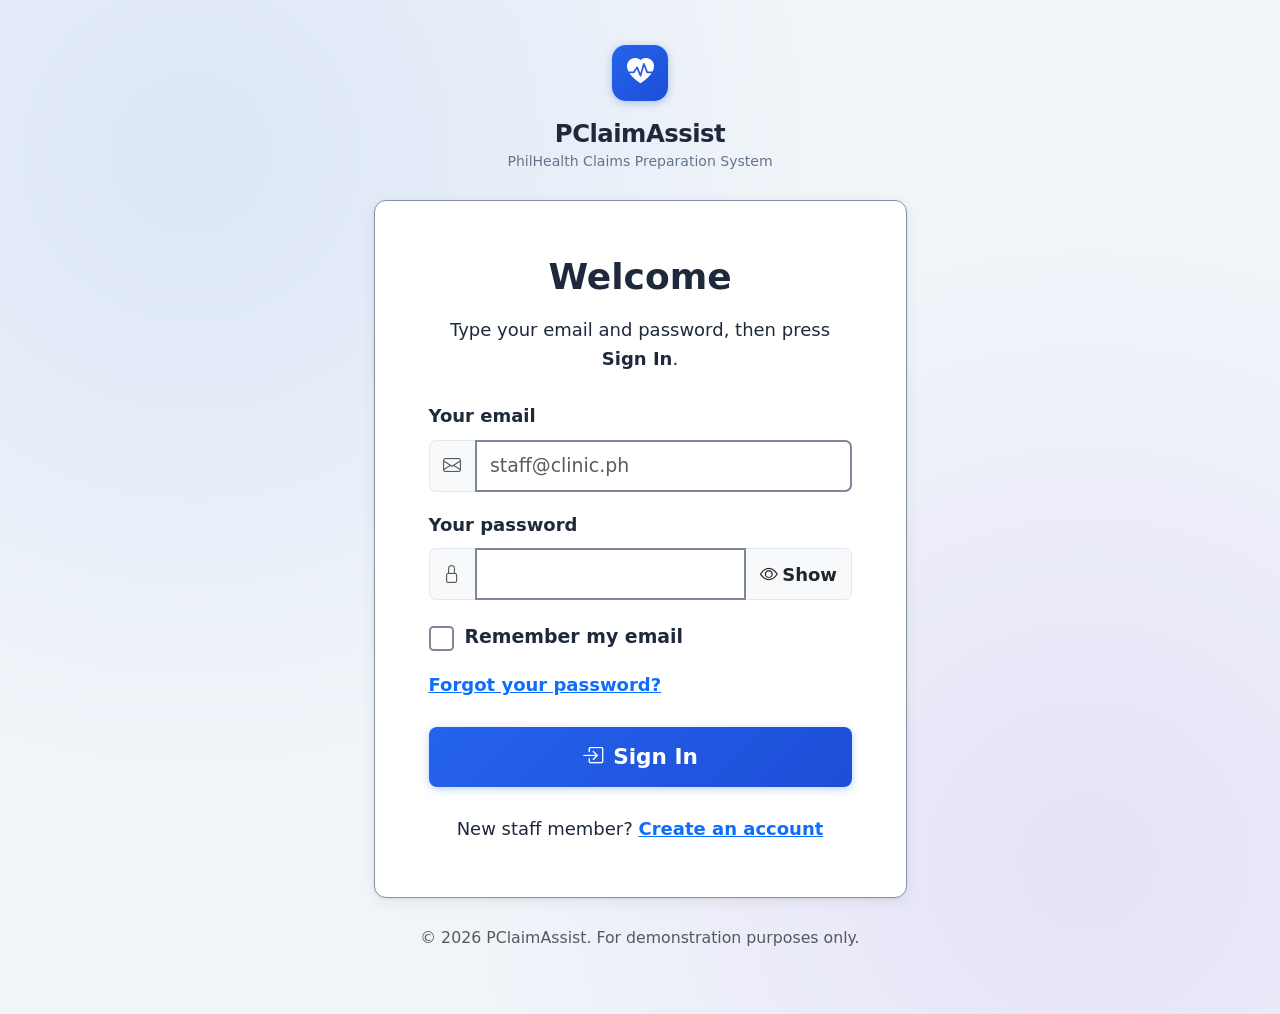
<file: PClaimAssist/login.html>
<!DOCTYPE html>
<html lang="en">
<head>
  <meta charset="UTF-8">
  <meta name="viewport" content="width=device-width, initial-scale=1.0">
  <title>Sign In – PClaimAssist</title>
  <link href="https://cdn.jsdelivr.net/npm/bootstrap@5.3.3/dist/css/bootstrap.min.css" rel="stylesheet">
  <link href="https://cdn.jsdelivr.net/npm/bootstrap-icons@1.11.3/font/bootstrap-icons.css" rel="stylesheet">
  <link href="css/style.css?v=20261112x" rel="stylesheet">
  <link href="css/easy.css?v=20261112q" rel="stylesheet">
  <link href="css/motion.css?v=20261112q" rel="stylesheet">
  <link href="css/colorblind.css?v=20261101b" rel="stylesheet">
  <link href="css/outlines.css?v=20261101a" rel="stylesheet">
  <script src="js/colorblind.js?v=20261027a"></script>
</head>
<body class="login-body easy">

<div class="container">
  <div class="row justify-content-center">
    <div class="col-11 col-sm-8 col-md-6 col-lg-5 col-xl-4">

      <div class="text-center mb-4">
        <div class="brand-logo brand-logo--lg mx-auto"><i class="bi bi-heart-pulse-fill"></i></div>
        <div class="login-brand-name mt-3">PClaimAssist</div>
        <div class="login-brand-sub">PhilHealth Claims Preparation System</div>
      </div>

      <div class="pca-card p-4 p-sm-5" data-aos="fade-up" id="signInCard">
        <div class="text-center mb-4">
          <h1 class="login-title">Welcome</h1>
          <p class="mb-0">Type your email and password, then press <strong>Sign In</strong>.</p>
        </div>

        <form id="loginForm" novalidate>
          <!-- Wrong passwords are counted here, above the boxes, where the
               person is already looking - not only in a message at the
               foot of the screen (js/login.js). -->
          <div class="login-attempts" id="loginAttempts" hidden role="status" aria-live="polite">
            <div class="login-attempts-ring" id="loginAttemptsRing" hidden>
              <svg viewBox="0 0 44 44" aria-hidden="true">
                <circle class="ring-track" cx="22" cy="22" r="19"></circle>
                <circle class="ring-run" cx="22" cy="22" r="19" id="loginRingRun"></circle>
              </svg>
              <span class="login-attempts-count" id="loginCountdown">60</span>
            </div>
            <div class="login-attempts-text">
              <div class="login-attempts-title" id="loginAttemptsTitle"></div>
              <div class="login-attempts-sub" id="loginAttemptsSub"></div>
            </div>
            <div class="login-attempts-dots" id="loginAttemptsDots" aria-hidden="true"></div>
          </div>

          <div class="mb-3">
            <label class="form-label fw-semibold" for="loginEmail">Your email</label>
            <div class="input-group">
              <span class="input-group-text bg-light"><i class="bi bi-envelope text-muted"></i></span>
              <input type="email" class="form-control" id="loginEmail" placeholder="staff@clinic.ph" autocomplete="username">
            </div>
          </div>

          <div class="mb-3">
            <label class="form-label fw-semibold" for="loginPassword">Your password</label>
            <div class="input-group">
              <span class="input-group-text bg-light"><i class="bi bi-lock text-muted"></i></span>
              <input type="password" class="form-control" id="loginPassword" autocomplete="current-password">
              <button type="button" class="input-group-text bg-light fw-semibold" id="togglePassword" title="Show password">
                <i class="bi bi-eye me-1"></i><span>Show</span>
              </button>
            </div>
          </div>

          <div class="d-flex align-items-center justify-content-between mb-4">
            <div class="form-check">
              <input class="form-check-input" type="checkbox" id="rememberMe">
              <label class="form-check-label" for="rememberMe">Remember my email</label>
            </div>
            <a href="#" class="fw-semibold" id="forgotPasswordLink">Forgot your password?</a>
          </div>

          <button type="submit" class="btn btn-primary w-100 py-2" id="signInBtn">
            <span class="btn-label"><i class="bi bi-box-arrow-in-right me-2"></i>Sign In</span>
            <span class="btn-spinner d-none">
              <span class="spinner-border spinner-border-sm me-2" role="status" aria-hidden="true"></span>Signing in…
            </span>
          </button>
        </form>

        <p class="text-center mt-4 mb-0">
          New staff member?
          <a href="#register" class="fw-semibold" id="showRegisterLink">Create an account</a>
        </p>
      </div>

      <!-- ═══ CREATE ACCOUNT ═══
           The first account on a fresh install becomes the clinic
           administrator. Every later one waits for an administrator to
           approve it before it can sign in. -->
      <div class="pca-card p-4 p-sm-5" id="registerCard" hidden>
        <div class="text-center mb-4">
          <h1 class="login-title">Create an account</h1>
          <p class="mb-0" id="registerIntro">
            Fill in your details. Your clinic administrator will approve the
            account before you can sign in.
          </p>
        </div>

        <div class="alert alert-info small d-none" id="firstAccountNote" role="note">
          <i class="bi bi-shield-check me-1"></i>
          No accounts exist yet. This first account will be the
          <strong>clinic administrator</strong>, who approves everyone else.
        </div>

        <form id="registerForm" novalidate>
          <div class="mb-3">
            <label class="form-label fw-semibold" for="regFullName">Full name</label>
            <div class="input-group">
              <span class="input-group-text bg-light"><i class="bi bi-person text-muted"></i></span>
              <input type="text" class="form-control" id="regFullName" placeholder="Maria Dela Cruz" autocomplete="name" maxlength="150">
            </div>
          </div>

          <div class="mb-3">
            <label class="form-label fw-semibold" for="regEmail">Email</label>
            <div class="input-group">
              <span class="input-group-text bg-light"><i class="bi bi-envelope text-muted"></i></span>
              <input type="email" class="form-control" id="regEmail" placeholder="staff@clinic.ph" autocomplete="username" maxlength="190">
            </div>
          </div>

          <div class="mb-3">
            <label class="form-label fw-semibold" for="regPassword">Make a password</label>
            <div class="input-group">
              <span class="input-group-text bg-light"><i class="bi bi-lock text-muted"></i></span>
              <input type="password" class="form-control" id="regPassword" autocomplete="new-password">
              <button type="button" class="input-group-text bg-light fw-semibold" id="toggleRegPassword" title="Show password">
                <i class="bi bi-eye me-1"></i><span>Show</span>
              </button>
            </div>
            <div class="progress mt-2" style="height:6px;" aria-hidden="true">
              <div class="progress-bar" id="pwStrengthBar" style="width:0%"></div>
            </div>
            <ul class="list-unstyled small mt-2 mb-0" id="pwRules">
              <li data-rule="length"><i class="bi bi-circle me-1"></i>At least 8 characters</li>
              <li data-rule="letter"><i class="bi bi-circle me-1"></i>Has a letter</li>
              <li data-rule="number"><i class="bi bi-circle me-1"></i>Has a number</li>
            </ul>
          </div>

          <div class="mb-4">
            <label class="form-label fw-semibold" for="regConfirm">Type the password again</label>
            <div class="input-group">
              <span class="input-group-text bg-light"><i class="bi bi-lock-fill text-muted"></i></span>
              <input type="password" class="form-control" id="regConfirm" autocomplete="new-password">
            </div>
            <div class="small mt-1" id="pwMatchNote" aria-live="polite"></div>
          </div>

          <button type="submit" class="btn btn-primary w-100 py-2" id="registerBtn">
            <span class="btn-label"><i class="bi bi-person-plus me-2"></i>Create Account</span>
            <span class="btn-spinner d-none">
              <span class="spinner-border spinner-border-sm me-2" role="status" aria-hidden="true"></span>Creating…
            </span>
          </button>
        </form>

        <p class="text-center mt-4 mb-0">
          Already have an account?
          <a href="#" class="fw-semibold" id="showSignInLink">Sign in</a>
        </p>
      </div>

      <p class="text-center small text-muted mt-4">
        &copy; 2026 PClaimAssist. For demonstration purposes only.
      </p>

    </div>
  </div>
</div>

<!-- ═══ FORGOT PASSWORD MODAL ═══ -->
<div class="modal fade" id="forgotPasswordModal" tabindex="-1">
  <div class="modal-dialog modal-dialog-centered">
    <div class="modal-content">
      <div class="modal-header">
        <h5 class="modal-title"><i class="bi bi-key-fill me-2 text-primary"></i>Forgot your password?</h5>
        <button type="button" class="btn-close" data-bs-dismiss="modal"></button>
      </div>
      <div class="modal-body">
        <p class="text-muted mb-2">
          PClaimAssist accounts are created and managed by your clinic
          administrator, so passwords are reset in person rather than by email.
        </p>
        <p class="text-muted mb-0">
          Please ask your clinic administrator to set a new password for your
          account, then sign in again.
        </p>
      </div>
      <div class="modal-footer">
        <button type="button" class="btn btn-primary" id="sendResetBtn">Got it</button>
      </div>
    </div>
  </div>
</div>

<div id="toastContainer" class="position-fixed bottom-0 end-0 p-3" style="z-index:1090;"></div>

<script src="https://cdn.jsdelivr.net/npm/bootstrap@5.3.3/dist/js/bootstrap.bundle.min.js"></script>
<script src="js/auth-client.js?v=20261030e"></script>
<script src="js/login.js?v=20261030f"></script>
</body>
</html>
</file>
<file: PClaimAssist/css/style.css>
/* ═══════════════════════════════════════════════════════════
   PClaimAssist – Global Styles
   Phase 1 Frontend Prototype
═══════════════════════════════════════════════════════════ */

/* ── Custom Properties ────────────────────────────────────── */
:root {
  --primary:        #2563EB;
  --primary-light:  #EFF6FF;
  --primary-mid:    #BFDBFE;
  --teal:           #0D9488;
  --teal-light:     #F0FDFA;
  --orange:         #EA580C;
  --orange-light:   #FFF7ED;
  --purple:         #7C3AED;
  --purple-light:   #F5F3FF;
  --success:        #16A34A;
  --warning:        #D97706;
  --danger:         #DC2626;

  --sidebar-w:      260px;
  /* Closed: room for the 30px step circles and the bigger icons with a
     margin either side (user testing #4: at 64px they crowded the edge). */
  --sidebar-collapsed-w: 76px;
  --navbar-h:       64px;
  --sidebar-bg:     #0F172A;
  --sidebar-text:   #94A3B8;
  --sidebar-active: #2563EB;
  --body-bg:        #F1F5F9;
  --card-bg:        #FFFFFF;
  --border:         #E2E8F0;
  --text:           #1E293B;
  --text-muted:     #64748B;

  --radius:         12px;
  --radius-sm:      8px;
  --shadow:         0 1px 3px rgba(0,0,0,.06), 0 4px 16px rgba(0,0,0,.06);
  --shadow-hover:   0 4px 12px rgba(37,99,235,.15), 0 8px 32px rgba(0,0,0,.08);
  --transition:     all .2s cubic-bezier(.4,0,.2,1);
}

/* ── Base ──────────────────────────────────────────────────── */
*, *::before, *::after { box-sizing: border-box; }

body {
  font-family: 'Segoe UI', system-ui, -apple-system, sans-serif;
  background: var(--body-bg);
  color: var(--text);
  margin: 0;
  padding: 0;
  font-size: .9375rem;
  line-height: 1.6;
}

/* ── Privacy Banner ────────────────────────────────────────── */
.privacy-banner {
  background: #0F172A;
  color: #CBD5E1;
  font-size: .8rem;
  padding: .55rem 1.25rem;
  position: sticky;
  top: 0;
  z-index: 1060;
  border-bottom: 1px solid rgba(255,255,255,.07);
}
.privacy-banner .btn-outline-light {
  font-size: .75rem;
  padding: .2rem .65rem;
  opacity: .7;
  border-color: rgba(255,255,255,.2);
}

/* ── Top Navbar ─────────────────────────────────────────────── */
.top-navbar {
  position: sticky;
  top: 0;
  z-index: 1050;
  height: var(--navbar-h);
  background: #fff;
  border-bottom: 1px solid var(--border);
  display: flex;
  align-items: center;
  justify-content: space-between;
  padding: 0 1.5rem;
  box-shadow: 0 1px 4px rgba(0,0,0,.06);
}

.navbar-left { display: flex; align-items: center; gap: .9rem; }

.sidebar-toggle-btn {
  width: 40px; height: 40px;
  border-radius: var(--radius-sm);
  border: none;
  background: var(--body-bg);
  color: var(--text);
  font-size: 1.2rem;
  cursor: pointer;
  display: flex; align-items: center; justify-content: center;
  transition: var(--transition);
}
.sidebar-toggle-btn:hover { background: var(--primary-light); color: var(--primary); }

.brand-logo {
  width: 40px; height: 40px;
  border-radius: 10px;
  background: linear-gradient(135deg, var(--primary), #1D4ED8);
  color: #fff;
  font-size: 1.15rem;
  display: flex; align-items: center; justify-content: center;
  flex-shrink: 0;
  box-shadow: 0 2px 8px rgba(37,99,235,.35);
}

.brand-name {
  font-size: 1.1rem;
  font-weight: 700;
  color: var(--text);
  line-height: 1.2;
  letter-spacing: -.02em;
}
.brand-sub {
  font-size: .65rem;
  color: var(--text-muted);
  line-height: 1.2;
  display: none;
}
@media (min-width: 768px) { .brand-sub { display: block; } }

.navbar-right { display: flex; align-items: center; gap: .75rem; }

.nav-icon-btn {
  width: 40px; height: 40px;
  border-radius: var(--radius-sm);
  border: none;
  background: var(--body-bg);
  color: var(--text-muted);
  font-size: 1.1rem;
  cursor: pointer;
  display: flex; align-items: center; justify-content: center;
  transition: var(--transition);
}
.nav-icon-btn:hover { background: var(--primary-light); color: var(--primary); }

.notif-badge {
  position: absolute;
  top: 4px; right: 4px;
  width: 16px; height: 16px;
  background: var(--danger);
  color: #fff;
  font-size: .6rem;
  font-weight: 700;
  border-radius: 50%;
  display: flex; align-items: center; justify-content: center;
  border: 2px solid #fff;
}

.nav-divider {
  width: 1px; height: 28px;
  background: var(--border);
}

.user-profile-wrap {
  display: flex; align-items: center; gap: .6rem;
  cursor: pointer;
  padding: .35rem .6rem;
  border-radius: var(--radius-sm);
  transition: var(--transition);
}
.user-profile-wrap:hover { background: var(--body-bg); }

.user-avatar {
  width: 36px; height: 36px;
  border-radius: 50%;
  background: linear-gradient(135deg, var(--primary), #7C3AED);
  color: #fff;
  font-size: 1rem;
  display: flex; align-items: center; justify-content: center;
  flex-shrink: 0;
}

.user-name { font-size: .85rem; font-weight: 600; line-height: 1.2; }
.user-role { font-size: .7rem; color: var(--text-muted); }

/* ── Layout ─────────────────────────────────────────────────── */
.layout-wrapper {
  display: flex;
  min-height: calc(100vh - var(--navbar-h));
}

/* ── A form's title with how much of it is filled in (user testing #4) ── */
.form-title-row { display: flex; align-items: center; flex-wrap: wrap; gap: .5rem 1rem; }
.form-progress { display: flex; align-items: center; gap: .55rem; }
.form-progress-track {
  width: 9rem; height: 10px; border-radius: 99px; overflow: hidden;
  background: #E2E8F0; border: 1px solid var(--pca-card-outline, #8592A6);
}
.form-progress-fill {
  height: 100%; width: 0; border-radius: 99px;
  background: var(--primary); transition: width .5s ease;
}
.form-progress.done .form-progress-fill { background: var(--success, #16A34A); }
.form-progress-pct { font-weight: 800; font-size: 1rem; color: var(--primary); min-width: 3ch; }
.form-progress.done .form-progress-pct { color: var(--success, #16A34A); }

/* ── Sidebar ────────────────────────────────────────────────── */
.sidebar {
  width: var(--sidebar-w);
  background: var(--sidebar-bg);
  flex-shrink: 0;
  position: sticky;
  top: var(--navbar-h);
  height: calc(100vh - var(--navbar-h));
  overflow-y: auto;
  overflow-x: hidden;   /* clips the wording while the width moves */
  display: flex;
  flex-direction: column;
  /* One speed and one easing for every part of the fold, so the panel,
     the wording and the icons all move together. */
  --sb-dur: .35s;
  --sb-ease: cubic-bezier(.4, 0, .2, 1);
  transition: width var(--sb-dur) var(--sb-ease), margin-right var(--sb-dur) var(--sb-ease),
              transform .25s ease;
  will-change: width;
  scrollbar-width: thin;
  scrollbar-color: rgba(255,255,255,.1) transparent;
}
.sidebar::-webkit-scrollbar { width: 4px; }
.sidebar::-webkit-scrollbar-thumb { background: rgba(255,255,255,.1); border-radius: 2px; }

.sidebar-nav { padding: 1.25rem .75rem; flex: 1; }

.sidebar-section-label {
  font-size: .65rem;
  font-weight: 700;
  text-transform: uppercase;
  letter-spacing: .08em;
  color: #475569;
  padding: 0 .5rem;
  margin-bottom: .4rem;
}

.sidebar-item {
  display: flex;
  align-items: center;
  gap: .75rem;
  padding: .6rem .75rem;
  border-radius: var(--radius-sm);
  color: var(--sidebar-text);
  text-decoration: none;
  font-size: .875rem;
  font-weight: 500;
  margin-bottom: .15rem;
  transition: var(--transition);
  position: relative;
  white-space: nowrap;
  overflow: hidden;
}

/* `display:flex` above (and Bootstrap's `display:block` on .dropdown-item)
   outranks the browser's own [hidden] rule, so the role gate that hides
   admin-only links needs this to actually take. */
.sidebar-item[hidden],
.dropdown-item[hidden] { display: none !important; }

.sidebar-item i { font-size: 1rem; flex-shrink: 0; }
.sidebar-item span:not(.sidebar-badge) { flex: 1; overflow: hidden; text-overflow: ellipsis; }

.sidebar-item:hover {
  background: rgba(255,255,255,.07);
  color: #fff;
}

.sidebar-item.active {
  background: rgba(37,99,235,.25);
  color: #93C5FD;
  border-left: 3px solid var(--primary);
  padding-left: calc(.75rem - 3px);
}

.sidebar-badge {
  font-size: .6rem;
  font-weight: 700;
  background: rgba(37,99,235,.35);
  color: #93C5FD;
  padding: .15rem .4rem;
  border-radius: 4px;
  text-transform: uppercase;
  flex-shrink: 0;
}

.sidebar-footer {
  padding: 1rem .75rem 1.25rem;
  border-top: 1px solid rgba(255,255,255,.06);
}

/* Sidebar collapsed */
.sidebar.collapsed {
  width: var(--sidebar-collapsed-w);
}
/* Closed, it opens again when the mouse comes over it (.peek, js/sidebar.js)
   - over the page, not pushing it: the negative margin keeps its place in
   the layout at its closed width. It closes again shortly after the mouse
   leaves it, on a click outside it, or when a page is picked. */
.sidebar.collapsed.peek {
  width: var(--sidebar-w);
  margin-right: calc(var(--sidebar-collapsed-w) - var(--sidebar-w));
  z-index: 1030;
  box-shadow: 8px 0 24px rgba(15,23,42,.35);
}
/* The wording and badges fade and narrow in step with the width
   (max-width + opacity, never display:none, which would vanish on the
   first frame). They never wrap, and nothing is re-centred by layout:
   re-wrapping and re-centring can't glide, they jump. The icons reach the
   middle of the closed bar by a margin that glides (below). */
.sidebar-section-label,
.sidebar-item span:not(.sidebar-step),
.sidebar-footer span {
  transition: opacity calc(var(--sb-dur) * .7) var(--sb-ease);
  opacity: 1;
  max-width: 14rem;
  overflow: hidden;
}
/* Long wording ("Check for missing information", "The forms (open, check,
   print)") wraps to a second line instead of being cut off - at a fixed
   width, the open bar's, so it wraps the same while the bar moves and
   nothing below it jumps. The bar's own overflow clips it when closed. */
.sidebar-section-label { width: calc(var(--sidebar-w) - 1.5rem); white-space: normal; }
.sidebar-item span:not(.sidebar-step):not(.sidebar-badge) {
  flex: 0 0 calc(var(--sidebar-w) - 3rem - 30px - .75rem);
  white-space: normal;
  text-overflow: clip;
}
/* The footer note keeps its width (two lines), so it doesn't re-wrap. */
.sidebar-footer span { flex: 0 0 calc(var(--sidebar-w) - 3.5rem); }
.sidebar-footer { overflow: hidden; }
/* The step numbers (1, 2, 3) are spans too, but stand in for the icon,
   so they stay when the wording folds away. */
/* Opening: the wording waits until the bar is nearly open, then fades in.
   Closing (below): it is gone within .1s, before the bar narrows - so it is
   never seen being cut off by the edge or squeezed to a sliver (user
   feedback: "cuts like this when it closes"). */
.sidebar-section-label,
.sidebar-item span:not(.sidebar-step),
.sidebar-footer span {
  transition: opacity .16s ease calc(var(--sb-dur) * .55);
}
.sidebar.collapsed:not(.peek) .sidebar-section-label,
.sidebar.collapsed:not(.peek) .sidebar-item span:not(.sidebar-step),
.sidebar.collapsed:not(.peek) .sidebar-footer span {
  opacity: 0;
  pointer-events: none;
  transition: opacity .1s linear 0s;
}
/* Closed, a label keeps its full width (hidden, clipped by the item) rather
   than shrinking with the bar to a sliver with "...". */
.sidebar.collapsed:not(.peek) .sidebar-item span:not(.sidebar-step) { flex-shrink: 0; }
/* Closed, every icon and step circle glides to the exact middle of the
   bar: the item is the bar less the menu's padding (2 x .75rem) and starts
   its mark .75rem in, so the nudge is half the room left over, less that.
   An icon is 1em wide (its own size, bigger in easy.css), a step 30px.
   The green dot glides to the middle the same way. */
.sidebar-item > i,
.sidebar-item .sidebar-step,
.sidebar-footer .sync-dot { transition: transform var(--sb-dur) var(--sb-ease); will-change: transform; }
.sidebar.collapsed:not(.peek) .sidebar-item > i {
  transform: translateX(calc((var(--sidebar-collapsed-w) - 1.5rem - 1em) / 2 - .75rem));
}
.sidebar.collapsed:not(.peek) .sidebar-item .sidebar-step {
  transform: translateX(calc((var(--sidebar-collapsed-w) - 1.5rem - 30px) / 2 - .75rem));
}
.sidebar.collapsed:not(.peek) .sidebar-footer .sync-dot {
  transform: translateX(calc((var(--sidebar-collapsed-w) - 10px) / 2 - .75rem));
}
/* Round whatever the note beside it asks for (it was squashed to a bar). */
.sidebar-footer .sync-dot { flex-shrink: 0; }

/* The footer note on the dark panel ("310 boxes filled in...") */
.sidebar-footer .text-muted { color: #E2E8F0 !important; }

/* The page just picked gives a little bounce. */
.sidebar-item.active > i,
.sidebar-item.active > .sidebar-step { animation: sidebarPop .4s cubic-bezier(.34,1.56,.64,1); }
/* `scale`, not `transform`: the icon's transform is its glide to the middle
   of the closed bar, which the pop must not undo. */
@keyframes sidebarPop {
  0%   { scale: .6; }
  100% { scale: 1; }
}

/* easy.css turns every animation off (transition-duration: 0s !important
   on *). The sidebar's fold is the one exception, agreed with the team:
   these selectors outrank `*`, so only the sidebar moves. */
/* (easy.css no longer stops all motion, so the sidebar needs no exception;
   the blanket transition on every property of every child is gone - it made
   the fold choppy.) */

/* Someone who would rather not see motion gets the fold with none. */
@media (prefers-reduced-motion: reduce) {
  .sidebar,
  .sidebar.collapsed.peek,
  .sidebar-section-label,
  .sidebar-item,
  .sidebar-item span,
  .sidebar-badge,
  .sidebar-footer,
  .sidebar-footer span { transition: none !important; animation: none !important; }
  .sidebar-item.active > i,
  .sidebar-item.active > .sidebar-step { animation: none; }
}

/* Mobile sidebar */
@media (max-width: 767.98px) {
  .sidebar {
    position: fixed;
    top: 0;
    left: 0;
    height: 100%;
    z-index: 1040;
    transform: translateX(-100%);
  }
  .sidebar.mobile-open { transform: translateX(0); }
  .sidebar-overlay {
    position: fixed; inset: 0;
    background: rgba(0,0,0,.5);
    z-index: 1039;
    display: none;
  }
  .sidebar-overlay.active { display: block; }
}

/* ── Main Content ───────────────────────────────────────────── */
.main-content {
  flex: 1;
  padding: 1.75rem;
  overflow-x: hidden;
  min-width: 0;
}

.content-section { display: none; }
.content-section.active { display: block; }

/* ── Section Header ─────────────────────────────────────────── */
.section-header {
  display: flex;
  align-items: flex-start;
  justify-content: space-between;
  gap: 1rem;
  flex-wrap: wrap;
  margin-bottom: 1.5rem;
}
.section-title {
  font-size: 1.6rem;
  font-weight: 700;
  color: var(--text);
  margin: 0;
  line-height: 1.2;
}
.section-subtitle {
  font-size: .875rem;
  color: var(--text-muted);
  margin: .2rem 0 0;
}

/* ── Cards ──────────────────────────────────────────────────── */
.pca-card {
  border: 1px solid var(--border);
  border-radius: var(--radius);
  box-shadow: var(--shadow);
  background: var(--card-bg);
  transition: var(--transition);
}
.pca-card:hover { box-shadow: var(--shadow-hover); }

.pca-card-header {
  background: transparent;
  border-bottom: 1px solid var(--border);
  padding: .9rem 1.25rem;
  font-weight: 600;
  font-size: .9rem;
  display: flex;
  align-items: center;
}

/* ── Stat Cards ─────────────────────────────────────────────── */
.stat-card {
  border-radius: var(--radius);
  padding: 1.4rem;
  display: flex;
  align-items: center;
  gap: 1rem;
  box-shadow: var(--shadow);
  transition: var(--transition);
  cursor: default;
  background: var(--card-bg);
  border: 1px solid transparent;
  position: relative;
  overflow: hidden;
}
.stat-card { border-color: var(--border); border-left-width: 5px; }
.stat-card:hover { transform: translateY(-2px); box-shadow: var(--shadow-hover); }

/* A coloured edge tells the three tiles apart at a glance without
   adding an icon for the reader to decode. */
.stat-card--blue   { border-left-color: var(--primary); }
.stat-card--teal   { border-left-color: var(--teal); }
.stat-card--purple { border-left-color: var(--purple); }

.stat-body { flex: 1; }
.stat-value { font-size: 1.85rem; font-weight: 800; line-height: 1; color: var(--text); }
/* A word rather than a number: the numeric size reads as shouting. */
.stat-value--text { font-size: 1.25rem; font-weight: 700; }
.stat-label { font-size: .78rem; color: var(--text-muted); font-weight: 500; margin-top: .25rem; }
.stat-trend { font-size: 1.1rem; }

/* ── Quick Action Buttons ────────────────────────────────────── */
.quick-action-btn {
  border: 1.5px solid var(--border);
  border-radius: var(--radius-sm);
  background: var(--card-bg);
  padding: .75rem 1rem;
  cursor: pointer;
  transition: var(--transition);
  display: flex;
  align-items: center;
  color: var(--text);
  font-size: .875rem;
  font-weight: 600;
  text-align: left;
}
.quick-action-btn:hover {
  border-color: var(--primary);
  background: var(--primary-light);
}

/* ── Progress ───────────────────────────────────────────────── */
.pca-progress { border-radius: 99px; background: var(--border); }

/* ── Activity Feed ──────────────────────────────────────────── */
.activity-feed { list-style: none; padding: 0; margin: 0; }

.activity-item {
  display: flex; align-items: flex-start; gap: .75rem;
  padding: .8rem 1.25rem;
  border-bottom: 1px solid var(--border);
  border-left: 3px solid transparent;
  transition: var(--transition);
}
.activity-item:last-child { border-bottom: none; }
.activity-item:hover { background: var(--body-bg); }

/* The left edge carries the status that the old icon used to. */
.activity-item--info    { border-left-color: var(--primary); }
.activity-item--success { border-left-color: #16A34A; }
.activity-item--warning { border-left-color: #D97706; }
.activity-item--danger  { border-left-color: #DC2626; }

.bg-primary-soft { background: var(--primary-light); }
.bg-success-soft { background: #F0FDF4; }
.bg-warning-soft { background: #FFFBEB; }

.activity-body { flex: 1; min-width: 0; }
.activity-text { font-size: .85rem; font-weight: 500; }
.activity-time { font-size: .72rem; color: var(--text-muted); }

/* ── Form Readiness ─────────────────────────────────────────── */
/* The dashboard's main panel: the five forms, side by side, each with
   its own colour so staff can find one by sight rather than by reading
   every label. Five equal columns that drop to two, then one, on
   narrower screens. */
/* The cards centre themselves and keep a sensible width whatever the form
   count is, so removing a form leaves no gap in the row. */
.readiness-grid {
  display: flex;
  flex-wrap: wrap;
  justify-content: center;
  gap: .75rem;
}
.readiness-grid > .form-status-card {
  flex: 1 1 200px;
  max-width: 260px;
}
@media (max-width: 575px) {
  .readiness-grid > .form-status-card { flex-basis: 100%; max-width: none; }
}

.form-status-card {
  --fs-color: var(--primary);
  border: 1.5px solid var(--border);
  border-top: 5px solid var(--fs-color);
  border-radius: var(--radius);
  padding: 1.5rem 1rem;
  text-align: center;
  cursor: pointer;
  transition: var(--transition);
  background: var(--card-bg);
}
.form-status-card:hover {
  border-color: var(--border);
  border-top-color: var(--fs-color);
  box-shadow: 0 6px 20px rgba(0,0,0,.10);
  transform: translateY(-3px);
}

.fs-abbr {
  font-size: 1.75rem;
  font-weight: 800;
  line-height: 1;
  color: var(--fs-color);
  margin-bottom: .4rem;
}
.fs-name { font-size: .8rem; color: var(--text-muted); font-weight: 600; margin-bottom: .6rem; min-height: 2.1em; }
.fs-status { margin-bottom: .7rem; }
/* A badge never wider than its card (user testing #4: "Not finished (12 of
   26)" stuck out past the card with larger text or a zoomed page, since a
   Bootstrap badge never wraps). It wraps instead, its count staying in one
   piece; the cards keep their own size and layout. */
.fs-status .badge { white-space: normal; max-width: 100%; line-height: 1.3; }
.badge-count { white-space: nowrap; }

.fs-bar {
  height: 6px;
  background: var(--border);
  border-radius: 99px;
  overflow: hidden;
  margin-bottom: .7rem;
}
.fs-bar-fill {
  height: 100%;
  width: 0;
  background: var(--fs-color);
  border-radius: 99px;
  transition: width .5s ease;
}

.fs-action { font-size: .78rem; color: var(--fs-color); font-weight: 700; }

.fs--csf  { --fs-color: var(--primary); }
.fs--cf1  { --fs-color: #0891B2; }
.fs--cf2  { --fs-color: var(--teal); }
.fs--cf3  { --fs-color: var(--purple); }
.fs--cf4  { --fs-color: var(--orange); }
.fs--pmrf { --fs-color: #DB2777; }

.badge-pending { background: #FEF9C3; color: #854D0E; border: 1px solid #FDE68A; font-size: .72rem; }
.badge-ready   { background: #F0FDF4; color: #166534; border: 1px solid #86EFAC; font-size: .72rem; }

/* ── Button Styles ──────────────────────────────────────────── */
.btn-primary {
  background: linear-gradient(135deg, var(--primary), #1D4ED8);
  border: none;
  border-radius: var(--radius-sm);
  font-weight: 600;
  padding: .55rem 1.15rem;
  transition: var(--transition);
  box-shadow: 0 2px 8px rgba(37,99,235,.3);
}
.btn-primary:hover {
  background: linear-gradient(135deg, #1D4ED8, #1E40AF);
  transform: translateY(-1px);
  box-shadow: 0 4px 14px rgba(37,99,235,.4);
}

.btn-sample {
  font-size: .875rem;
  white-space: nowrap;
}

/* ── Guide List ─────────────────────────────────────────────── */
.guide-list { list-style: none; padding: 0; margin: 0; }
.guide-list li {
  display: flex; align-items: flex-start; gap: .6rem;
  padding: .4rem 0;
  font-size: .85rem;
  color: var(--text);
}
.guide-list li i { flex-shrink: 0; margin-top: .1rem; }

.doc-type-item {
  display: flex; align-items: center;
  padding: .45rem 0;
  border-bottom: 1px solid var(--border);
  font-size: .875rem;
}
.doc-type-item:last-child { border-bottom: none; }

/* ── Forms ──────────────────────────────────────────────────── */
.pca-label {
  font-size: .82rem;
  font-weight: 600;
  color: var(--text);
  margin-bottom: .35rem;
}
.required-dot { color: var(--danger); }

.pca-input {
  border-radius: var(--radius-sm);
  border: 1.5px solid var(--border);
  font-size: .875rem;
  padding: .55rem .85rem;
  transition: var(--transition);
  background: #FAFAFA;
}
.pca-input:focus {
  border-color: var(--primary);
  background: #fff;
  box-shadow: 0 0 0 3px rgba(37,99,235,.12);
  outline: none;
}

.form-hint {
  font-size: .72rem;
  color: var(--text-muted);
  margin-top: .25rem;
}

/* ── Segmented "box" inputs — mirror the PDF's ruled boxes
   (date Month/Day/Year cells, PAN digit cells) ───────────── */
.pca-box-group {
  display: flex;
  align-items: center;
  gap: .3rem;
  flex-wrap: nowrap;
}
.pca-box {
  border-radius: var(--radius-sm);
  border: 1.5px solid var(--border);
  background: #FAFAFA;
  /* Same face and weight as every other input (.pca-input, the PIN
     boxes); tabular figures keep digits evenly sized box to box. */
  font-family: inherit;
  font-weight: 400;
  font-size: .875rem;
  font-variant-numeric: tabular-nums;
  text-align: center;
  padding: .55rem 0;
  transition: var(--transition);
  min-width: 0;
}
.pca-box:focus {
  border-color: var(--primary);
  background: #fff;
  box-shadow: 0 0 0 3px rgba(37,99,235,.12);
  outline: none;
}
.pca-box-sep {
  color: var(--text-muted);
  font-weight: 700;
  flex-shrink: 0;
}
.pca-box-group--date .pca-box[data-part="MM"],
.pca-box-group--date .pca-box[data-part="DD"] {
  flex: 1 1 0;
}
.pca-box-group--date .pca-box[data-part="YYYY"] {
  flex: 1.6 1 0;
}
.pca-box-group--pan,
.pca-box-group--digits {
  gap: .25rem;
}
.pca-box-group--pan .pca-box,
.pca-box-group--digits .pca-box {
  flex: 1 1 0;
}
.pca-box-gap {
  width: .5rem;
  flex-shrink: 0;
}

.pca-radio .form-check-input:checked { background-color: var(--primary); border-color: var(--primary); }

/* ── CF3 Page 2: sub-headings, checkbox groups, prenatal grid, postpartum list ── */
.pca-subheading {
  font-size: .72rem;
  font-weight: 700;
  text-transform: uppercase;
  letter-spacing: .05em;
  color: var(--primary);
  margin-top: .5rem;
  margin-bottom: -.15rem;
}

.pca-checkbox {
  display: flex;
  align-items: center;
  gap: .4rem;
  padding-left: 0;
  min-height: 100%;
}
.pca-checkbox .form-check-input {
  margin-left: 0;
  flex-shrink: 0;
}
.pca-checkbox .form-check-label {
  font-size: .8rem;
  color: var(--text);
}

.pca-risk-grid {
  display: grid;
  grid-template-columns: repeat(3, 1fr);
  gap: .35rem .75rem;
}
@media (max-width: 1400px) {
  .pca-risk-grid { grid-template-columns: repeat(2, 1fr); }
}

.pca-grid-wrap {
  overflow-x: auto;
  border: 1px solid var(--border);
  border-radius: var(--radius-sm);
  /* .entry-panel-body is a column flex container; overflow:auto here makes
     this item's automatic min-size 0 per the flexbox spec, letting it
     collapse under flex-shrink instead of sizing to its table's content. */
  flex-shrink: 0;
}
.pca-grid-table {
  border-collapse: collapse;
  font-size: .72rem;
  white-space: nowrap;
}
.pca-grid-table th, .pca-grid-table td {
  border: 1px solid var(--border);
  padding: .25rem .3rem;
  text-align: center;
}
.pca-grid-table th {
  background: var(--primary-light);
  font-weight: 700;
  color: var(--text);
}
.pca-grid-table td:first-child {
  text-align: left;
  font-weight: 600;
  white-space: nowrap;
  position: sticky;
  left: 0;
  background: var(--card-bg);
}
.pca-grid-input {
  width: 62px;
  padding: .3rem .25rem;
  font-size: .72rem;
  text-align: center;
}

.pca-pp-list {
  display: flex;
  flex-direction: column;
  gap: .5rem;
}
.pca-pp-row {
  display: flex;
  flex-direction: column;
  gap: .3rem;
  padding: .4rem .5rem;
  background: #FAFAFA;
  border: 1px solid var(--border);
  border-radius: var(--radius-sm);
}
.pca-pp-row .pca-checkbox .form-check-label {
  font-weight: 600;
}

/* ── Alert variants ─────────────────────────────────────────── */
.alert-auto-populate {
  background: linear-gradient(135deg, #FEF9C3, #FFF7ED);
  border: 1px solid #FDE68A;
  border-left: 4px solid #F59E0B;
  border-radius: var(--radius-sm);
  padding: .85rem 1.1rem;
  font-size: .875rem;
  color: #78350F;
}
.alert-info-soft {
  background: #EFF6FF;
  border: 1px solid var(--primary-mid);
  border-radius: var(--radius-sm);
  color: #1E40AF;
  font-size: .82rem;
  padding: .7rem .9rem;
}
.alert-warning-soft {
  background: #FFFBEB;
  border: 1px solid #FDE68A;
  border-radius: var(--radius-sm);
  color: #78350F;
  font-size: .82rem;
  padding: .7rem .9rem;
}

/* ── Sync Banner ────────────────────────────────────────────── */
.sync-banner {
  display: flex; align-items: center; justify-content: space-between;
  background: var(--card-bg);
  border: 1px solid var(--border);
  border-radius: var(--radius-sm);
  padding: .85rem 1.25rem;
  font-size: .875rem;
  box-shadow: var(--shadow);
}
.sync-dot {
  width: 10px; height: 10px;
  border-radius: 50%;
  background: var(--text-muted);
  transition: var(--transition);
}
.sync-dot.active {
  background: var(--success);
  box-shadow: 0 0 0 4px rgba(22,163,74,.2);
  animation: pulse 1.5s infinite;
}
@keyframes pulse {
  0%, 100% { opacity: 1; transform: scale(1); }
  50%       { opacity: .7; transform: scale(1.1); }
}

/* ── Form Preview Cards ─────────────────────────────────────── */
.form-preview-card { border: 1.5px solid var(--border); }

.form-preview-header {
  background: linear-gradient(135deg, #F8FAFF, #EFF6FF);
}

.form-preview-logo {
  width: 44px; height: 44px;
  border-radius: 10px;
  background: var(--primary-light);
  color: var(--primary);
  display: flex; align-items: center; justify-content: center;
  font-size: 1.25rem;
}
.form-preview-logo.text-teal  { background: var(--teal-light); color: var(--teal); }
.form-preview-logo.text-orange { background: var(--orange-light); color: var(--orange); }
.form-preview-logo.text-purple { background: var(--purple-light); color: var(--purple); }

.preview-field { margin-bottom: .1rem; }
.preview-label {
  display: block;
  font-size: .7rem;
  font-weight: 700;
  text-transform: uppercase;
  letter-spacing: .06em;
  color: var(--text-muted);
  margin-bottom: .25rem;
}
.preview-value {
  background: var(--body-bg);
  border: 1px solid var(--border);
  border-radius: var(--radius-sm);
  padding: .5rem .8rem;
  font-size: .875rem;
  font-weight: 500;
  min-height: 38px;
  display: flex; align-items: center;
  transition: var(--transition);
  color: var(--text);
}
.preview-value.populated {
  background: #F0FDF4;
  border-color: #86EFAC;
  color: #14532D;
  animation: popIn .3s ease;
}
@keyframes popIn {
  0%   { transform: scale(.98); }
  50%  { transform: scale(1.01); }
  100% { transform: scale(1); }
}

.form-section-divider {
  font-size: .7rem;
  font-weight: 700;
  text-transform: uppercase;
  letter-spacing: .08em;
  color: var(--text-muted);
  border-bottom: 1.5px solid var(--border);
  padding-bottom: .4rem;
  margin-bottom: .5rem;
}

/* Signature section */
.signature-section {
  display: grid;
  grid-template-columns: 1fr 1fr;
  gap: 1rem;
  margin-top: .5rem;
}
@media (max-width: 575.98px) {
  .signature-section { grid-template-columns: 1fr; }
}

.signature-box {
  border: 1.5px dashed var(--border);
  border-radius: var(--radius-sm);
  padding: 1rem;
  text-align: center;
}
.sig-label {
  font-size: .72rem;
  font-weight: 600;
  color: var(--text-muted);
  text-transform: uppercase;
  letter-spacing: .05em;
  margin-bottom: .75rem;
}
.sig-line {
  height: 52px;
  border-bottom: 1.5px solid var(--text);
  display: flex; align-items: flex-end; justify-content: center;
  padding-bottom: .35rem;
}
.sig-placeholder { font-size: .75rem; color: var(--text-muted); }
.sig-date { font-size: .75rem; color: var(--text-muted); margin-top: .4rem; }

/* ── Badge variants ─────────────────────────────────────────── */
.form-badge-header {
  display: inline-block;
  font-size: .7rem;
  font-weight: 700;
  background: var(--primary-light);
  color: var(--primary);
  padding: .2rem .6rem;
  border-radius: 6px;
  vertical-align: middle;
  margin-left: .3rem;
}
.form-badge-header.cf3 { background: var(--orange-light); color: var(--orange); }
.form-badge-header.pmrf { background: var(--purple-light); color: var(--purple); }

.auto-badge {
  display: inline-flex; align-items: center;
  font-size: .78rem;
  font-weight: 600;
  background: #FFFBEB;
  color: #92400E;
  border: 1px solid #FDE68A;
  padding: .35rem .75rem;
  border-radius: 99px;
}

/* ── Field Sync List ─────────────────────────────────────────── */
.field-sync-list { display: flex; flex-direction: column; gap: .3rem; }

.sync-field-item {
  display: flex; align-items: center; gap: .6rem;
  font-size: .82rem;
  padding: .3rem .4rem;
  border-radius: 6px;
  transition: var(--transition);
}
.sync-field-item.complete { background: #F0FDF4; color: #166534; }
.sync-field-item.complete .sync-icon { color: var(--success) !important; }

/* ── Validation ─────────────────────────────────────────────── */
.pca-accordion { display: flex; flex-direction: column; gap: .75rem; }

.pca-accordion-item {
  border: 1.5px solid var(--border);
  border-radius: var(--radius) !important;
  overflow: hidden;
  box-shadow: var(--shadow);
}

.pca-accordion-btn {
  background: var(--card-bg) !important;
  color: var(--text) !important;
  font-weight: 600;
  font-size: .9rem;
  border: none;
  padding: .9rem 1.25rem;
  box-shadow: none !important;
}
.pca-accordion-btn:not(.collapsed) { background: #F8FAFF !important; }
.pca-accordion-btn::after { filter: none; }

/* Same hover affordance as .pca-disclosure, so it reads as clickable. */
.pca-accordion-btn { cursor: pointer; }
.pca-accordion-btn:hover {
  background: var(--body-bg) !important;
  color: var(--fs-color, var(--primary)) !important;
}

/* Each form keeps the colour it has on the dashboard, on a left edge.
   --fs-color comes from the .fs--<form> class; no default is set here,
   or it would outrank those rules and paint every form the same. */
.pca-accordion-item { border-left: 5px solid var(--fs-color, var(--primary)); }

.val-chip {
  background: var(--fs-color, var(--primary));
  color: #fff;
  font-size: .72rem;
  font-weight: 800;
  letter-spacing: .02em;
  padding: .2rem .5rem;
  border-radius: 5px;
  margin-right: .7rem;
  flex-shrink: 0;
}
.val-title { font-weight: 600; }

.val-score {
  font-size: .78rem;
  font-weight: 700;
  color: var(--text-muted);
  white-space: nowrap;
}

.val-list { display: flex; flex-direction: column; gap: .25rem; }

.val-item {
  display: flex; align-items: center; gap: .65rem;
  padding: .55rem .75rem;
  border-radius: var(--radius-sm);
  font-size: .85rem;
  background: #FFF7F7;
  border: 1px solid #FECACA;
  color: #7F1D1D;
  transition: background .2s, border-color .2s, color .2s;
}
.val-dot {
  width: 9px; height: 9px;
  border-radius: 50%;
  background: var(--danger);
  flex-shrink: 0;
}
.val-label { flex: 1; min-width: 0; }
.val-status { font-size: .75rem; font-weight: 700; }

.val-item.complete {
  background: #F0FDF4;
  border-color: #86EFAC;
  color: #166534;
}
.val-item.complete .val-dot { background: var(--success); }

.val-item.val-warning {
  background: #FFFBEB;
  border-color: #FDE68A;
  color: #78350F;
}
.val-item.val-warning .val-dot { background: var(--warning); }

/* ── Overall score hero ─────────────────────────────────────── */
.score-hero { padding: 1.5rem; }
.score-hero-main {
  display: flex;
  align-items: center;
  gap: 1.75rem;
  flex-wrap: wrap;
}
.score-hero-text { flex: 1; min-width: 240px; }
.score-hero-label {
  font-size: 1rem;
  font-weight: 700;
  color: var(--text);
  margin-bottom: .6rem;
}
.score-hero-bar { height: 12px; border-radius: 99px; overflow: hidden; }
.score-hero-bar .progress-bar { background: var(--score-color, var(--primary)); }

/* The ring fills clockwise with --score (0-100), set by app.js. */
.score-ring {
  --score: 0;
  --score-color: var(--primary);
  width: 150px; height: 150px;
  border-radius: 50%;
  flex-shrink: 0;
  display: flex; align-items: center; justify-content: center;
  background: conic-gradient(var(--score-color) calc(var(--score) * 1%), var(--border) 0);
  transition: background .5s ease;
}
.score-ring::before {
  content: '';
  position: absolute;
  width: 114px; height: 114px;
  border-radius: 50%;
  background: var(--card-bg);
}
.score-ring { position: relative; container-type: inline-size; }
/* Sized from the ring itself (cqi: % of its width), so "100%" fits inside
   the white centre at any ring size or text size - at 2.6rem it was wider
   than the centre and was cut off at both ends (user testing #4). */
.score-ring span {
  position: relative;
  font-size: 2rem;            /* where container units are not known */
  font-size: 21cqi;
  font-weight: 800;
  line-height: 1;
  white-space: nowrap;
  letter-spacing: -.02em;
  color: var(--score-color);
}
.score-ring.is-low  { --score-color: var(--danger); }
.score-ring.is-mid  { --score-color: var(--warning); }
.score-ring.is-good { --score-color: var(--primary); }
.score-ring.is-done { --score-color: var(--success); }

.score-counts {
  display: flex; flex-wrap: wrap; gap: 1.25rem;
  margin-top: .9rem;
  font-size: .85rem;
  color: var(--text-muted);
}
.score-count strong { font-size: 1.1rem; margin-right: .2rem; }
.score-count--done  strong { color: var(--success); }
.score-count--miss  strong { color: var(--danger); }
.score-count--total strong { color: var(--text); }

@media (max-width: 575px) {
  .score-hero-main { gap: 1.25rem; justify-content: center; }
  .score-ring { width: 120px; height: 120px; }
  .score-ring::before { width: 92px; height: 92px; }
}

/* ── Disclosure (collapsible card header) ───────────────────── */
.pca-disclosure {
  width: 100%;
  display: flex;
  align-items: center;
  gap: .6rem;
  background: none;
  border: none;
  padding: 1rem 1.25rem;
  font-weight: 700;
  font-size: .9rem;
  color: var(--text);
  text-align: left;
  cursor: pointer;
}
.pca-disclosure::after {
  content: '';
  margin-left: auto;
  width: .55rem; height: .55rem;
  border-right: 2px solid var(--text-muted);
  border-bottom: 2px solid var(--text-muted);
  transform: rotate(45deg);
  transition: transform .25s ease;
}
.pca-disclosure.collapsed::after { transform: rotate(-45deg); }
.pca-disclosure:hover { color: var(--primary); }
.pca-disclosure-note {
  font-weight: 500;
  font-size: .76rem;
  color: var(--text-muted);
}

.next-steps-list {
  padding-left: 1.25rem;
  margin: 0;
  display: flex;
  flex-direction: column;
  gap: .5rem;
}
.next-steps-list li { font-size: .875rem; color: var(--text); }

/* ── Settings ────────────────────────────────────────────────── */
/* ── Toast ───────────────────────────────────────────────────── */
.pca-toast {
  border-radius: var(--radius-sm);
  box-shadow: 0 8px 32px rgba(0,0,0,.14);
  border: none;
  min-width: 280px;
}
.pca-toast .toast-header {
  border-bottom: 1px solid rgba(0,0,0,.08);
  font-weight: 600;
  font-size: .85rem;
}
.pca-toast .toast-body { font-size: .82rem; }

/* ── Modal ───────────────────────────────────────────────────── */
.pca-modal {
  border-radius: var(--radius);
  border: none;
  overflow: hidden;
  box-shadow: 0 20px 60px rgba(0,0,0,.18);
}
.pca-modal .modal-header {
  background: linear-gradient(135deg, #F8FAFF, #EFF6FF);
  border-bottom: 1px solid var(--border);
}

.sample-preview {
  background: var(--body-bg);
  border-radius: var(--radius-sm);
  padding: .85rem 1rem;
  display: flex;
  flex-direction: column;
  gap: .35rem;
}
.sample-row { display: flex; gap: .5rem; font-size: .84rem; }
.sample-key { font-weight: 600; color: var(--text-muted); width: 110px; flex-shrink: 0; }
.sample-val { color: var(--text); }

/* ── Color helpers ───────────────────────────────────────────── */
.text-teal   { color: var(--teal)   !important; }
.text-orange { color: var(--orange) !important; }
.text-purple { color: var(--purple) !important; }

/* ── Responsive tweaks ──────────────────────────────────────── */
@media (max-width: 991.98px) {
  .main-content { padding: 1.25rem; }
  .section-title { font-size: 1.35rem; }
}

@media (max-width: 767.98px) {
  .main-content { padding: 1rem; }
  .stat-value { font-size: 1.5rem; }
  .section-header { flex-direction: column; align-items: flex-start; }
}

@media (max-width: 575.98px) {
  .top-navbar { padding: 0 1rem; }
  .brand-name { font-size: .95rem; }
  .main-content { padding: .85rem; }
  .signature-section { grid-template-columns: 1fr; }
}

/* ── Scrollbar (desktop) ────────────────────────────────────── */
::-webkit-scrollbar { width: 6px; height: 6px; }
::-webkit-scrollbar-track { background: transparent; }
::-webkit-scrollbar-thumb { background: var(--border); border-radius: 3px; }
::-webkit-scrollbar-thumb:hover { background: #CBD5E1; }

/* ── Patient Info Nav Pills ─────────────────────────────────── */
.pca-nav-pills .nav-link {
  font-size: .8rem;
  font-weight: 600;
  color: var(--text-muted);
  border-radius: var(--radius-sm);
  padding: .5rem .85rem;
  border: 1.5px solid transparent;
  transition: var(--transition);
  white-space: nowrap;
}
.pca-nav-pills .nav-link:hover {
  background: var(--primary-light);
  color: var(--primary);
}
.pca-nav-pills .nav-link.active {
  background: var(--primary);
  color: #fff;
  border-color: var(--primary);
  box-shadow: 0 2px 8px rgba(37,99,235,.3);
}
.pca-nav-pills .nav-link i { font-size: .9rem; }

.pca-tab-section-label {
  font-size: .68rem;
  font-weight: 700;
  text-transform: uppercase;
  letter-spacing: .08em;
  color: var(--text-muted);
  border-bottom: 1.5px solid var(--border);
  padding-bottom: .35rem;
  margin-bottom: .85rem;
  margin-top: .5rem;
}
.pca-tab-section-label:first-of-type { margin-top: 0; }

/* ── Smooth transitions ─────────────────────────────────────── */
.content-section {
  animation: fadeSection .25s ease;
}
@keyframes fadeSection {
  from { opacity: 0; transform: translateY(8px); }
  to   { opacity: 1; transform: translateY(0); }
}

/* ═══════════════════════════════════════════════════════════
   SPLIT-SCREEN PDF PREVIEW LAYOUT
═══════════════════════════════════════════════════════════ */

/* ── Split container ─────────────────────────────────────── */
.form-split-layout {
  display: flex;
  gap: 1rem;
  align-items: flex-start;
  min-height: 600px;
}

/* ── LEFT: PDF preview panel ─────────────────────────────── */
.pdf-preview-panel {
  flex: 0 0 56%;
  max-width: 56%;
  position: sticky;
  top: calc(var(--navbar-h) + 1rem);
  border: 1.5px solid var(--border);
  border-radius: var(--radius);
  background: var(--card-bg);
  box-shadow: var(--shadow);
  overflow: hidden;
  display: flex;
  flex-direction: column;
  max-height: calc(100vh - var(--navbar-h) - 2rem);
}

.pdf-panel-toolbar {
  display: flex;
  align-items: center;
  justify-content: space-between;
  padding: .6rem 1rem;
  background: linear-gradient(135deg, #F8FAFF, #EFF6FF);
  border-bottom: 1px solid var(--border);
  gap: .75rem;
  flex-shrink: 0;
}

.pdf-panel-label {
  font-size: .8rem;
  font-weight: 600;
  color: var(--text);
  display: flex;
  align-items: center;
}

.pdf-nav-btn {
  width: 28px; height: 28px;
  border-radius: 6px;
  border: 1px solid var(--border);
  background: var(--card-bg);
  color: var(--text);
  cursor: pointer;
  font-size: .85rem;
  display: flex; align-items: center; justify-content: center;
  transition: var(--transition);
}
.pdf-nav-btn:hover:not(:disabled) {
  background: var(--primary-light);
  border-color: var(--primary);
  color: var(--primary);
}
.pdf-nav-btn:disabled { opacity: .35; cursor: default; }

.pdf-page-info {
  font-size: .75rem;
  font-weight: 600;
  color: var(--text-muted);
  white-space: nowrap;
}

.pdf-canvas-scroller {
  flex: 1;
  overflow-y: auto;
  overflow-x: hidden;
  background: #525659;
  display: flex;
  align-items: flex-start;
  justify-content: center;
  padding: 1rem;
  scrollbar-width: thin;
  scrollbar-color: rgba(255,255,255,.2) transparent;
}
.pdf-canvas-scroller::-webkit-scrollbar { width: 5px; }
.pdf-canvas-scroller::-webkit-scrollbar-thumb { background: rgba(255,255,255,.2); border-radius: 3px; }

.pdf-loading {
  color: #fff;
  font-size: .85rem;
  display: flex;
  align-items: center;
  padding: 3rem 1rem;
}

.pdf-no-file {
  color: #ccc;
  font-size: .85rem;
  text-align: center;
  padding: 3rem 1.5rem;
  display: flex;
  flex-direction: column;
  align-items: center;
  gap: .5rem;
}
.pdf-no-file code {
  background: rgba(255,255,255,.1);
  padding: .15rem .4rem;
  border-radius: 4px;
  font-size: .8rem;
  color: #FFD580;
}

/* ── Canvas wrapper (relative so overlay is positioned on top) */
/* The page always spans the panel's width and keeps the PDF's shape, so
   zooming the browser scales it at once instead of leaving a dark gap
   (renderPDFPage then re-draws it sharp). The overlay covers the page
   exactly; its fields are placed in % of it. */
.pdf-canvas-wrap {
  position: relative;
  display: block;
  width: 100%;
  line-height: 0;
  box-shadow: 0 4px 24px rgba(0,0,0,.4);
  border-radius: 2px;
}
.pdf-canvas-wrap canvas {
  display: block;
  width: 100%;
  height: auto;
  border-radius: 2px;
}

/* ── Overlay container ───────────────────────────────────── */
.pdf-overlay {
  position: absolute;
  inset: 0;
  pointer-events: none;
  overflow: hidden;
}

/* ── Individual field text span ──────────────────────────── */
.pdf-field {
  position: absolute;
  /* Helvetica, to match the font the exporter embeds (pdf-lib's standard
     Helvetica). The preview used bold Courier, a monospace face: the same
     string measured up to 20% wider than it prints, which moved every
     centred value and made the preview disagree with the PDF. Arial is
     metrically identical to Helvetica and is what Windows substitutes.
     Not bold: the exporter draws regular weight. */
  font-family: Helvetica, Arial, 'Liberation Sans', sans-serif;
  font-size: 7px;
  font-weight: 400;
  color: #1a3a6e;
  line-height: 1;
  min-height: 1em;
  white-space: nowrap;
  overflow: hidden;
  text-overflow: clip;
  pointer-events: none;
  transition: color .15s;
  box-sizing: border-box;
}
.pdf-field--filled {
  color: #003399;
  text-shadow: 0 0 1px rgba(0,51,153,.15);
}
/* Fields with real vertical room in the printed box (chief complaint,
   brief history, course in the wards, lab findings, etc.) wrap instead
   of clipping — matches pdf-lib's own maxWidth wrapping on export. */
.pdf-field--wrap {
  white-space: normal;
  overflow-wrap: break-word;
  overflow: hidden;
  /* The per-field line budget is set inline from the map's maxLines, so a
     3-line box on the form shows 3 lines here. A flat cap let the preview
     show more lines than the printed box has room for. */
  line-height: var(--pdf-line-height, 1.14);
  max-height: calc(var(--pdf-max-lines, 8) * var(--pdf-line-height, 1.14) * 1em);
}
/* Centred within the printed cell instead of hugging its left edge:
   per-character digit boxes (PAN, some date groups), and the printed name
   above a signature line, which sits over the middle of the rule.

   display:block is what makes this work - .pdf-field is a <span>, and an
   inline box ignores both the width set on it and text-align. */
.pdf-field--center {
  display: block;
  text-align: center;
}

/* ── Boxed field: wrapper is a plain positioning context;        ── */
/* ── each digit is its own absolutely-positioned span inside it. ── */
.pdf-field-boxed {
  position: absolute;
  top: 0; left: 0;
  width: 100%;
  height: 100%;
  pointer-events: none;
}
.pdf-field-digit {
  position: absolute;
  font-family: 'Courier New', Courier, monospace;
  font-size: 7px;
  font-weight: 700;
  color: #1a3a6e;
  line-height: 1;
  text-align: center;
  pointer-events: none;
  transition: color .15s;
}
.pdf-field-boxed.pdf-field--filled .pdf-field-digit {
  color: #003399;
  text-shadow: 0 0 1px rgba(0,51,153,.15);
}

.pdf-field-check {
  position: absolute;
  color: #003399;
  line-height: 1;
  text-align: center;
  pointer-events: none;
  display: none;
}
.pdf-field-check.pdf-field-check--active {
  display: block;
}

/* ── RIGHT: Data entry panel ─────────────────────────────── */
.form-entry-panel {
  flex: 1 1 0;
  min-width: 0;
  border: 1.5px solid var(--border);
  border-radius: var(--radius);
  background: var(--card-bg);
  box-shadow: var(--shadow);
  overflow: hidden;
  display: flex;
  flex-direction: column;
  max-height: calc(100vh - var(--navbar-h) - 2rem);
  position: sticky;
  top: calc(var(--navbar-h) + 1rem);
}

.entry-panel-header {
  display: flex;
  align-items: center;
  gap: .5rem;
  padding: .7rem 1rem;
  background: linear-gradient(135deg, #F8FFF8, #F0FDF4);
  border-bottom: 1px solid #D1FAE5;
  font-size: .82rem;
  font-weight: 700;
  color: var(--text);
  flex-shrink: 0;
}

.live-badge {
  margin-left: auto;
  font-size: .68rem;
  font-weight: 700;
  background: #D1FAE5;
  color: #065F46;
  border: 1px solid #A7F3D0;
  padding: .15rem .5rem;
  border-radius: 99px;
}

.entry-panel-body {
  flex: 1;
  overflow-y: auto;
  padding: .85rem 1rem;
  display: flex;
  flex-direction: column;
  gap: .6rem;
  scrollbar-width: thin;
  scrollbar-color: var(--border) transparent;
}
.entry-panel-body::-webkit-scrollbar { width: 5px; }
.entry-panel-body::-webkit-scrollbar-thumb { background: var(--border); border-radius: 3px; }

.entry-section-title {
  font-size: .68rem;
  font-weight: 700;
  text-transform: uppercase;
  letter-spacing: .07em;
  color: var(--text-muted);
  border-bottom: 1.5px solid var(--border);
  padding-bottom: .3rem;
  margin-top: .4rem;
}
.entry-section-title:first-child { margin-top: 0; }

/* Export button (in section header area) */
.btn-export {
  background: linear-gradient(135deg, #16A34A, #15803D);
  border: none;
  border-radius: var(--radius-sm);
  color: #fff;
  font-size: .8rem;
  font-weight: 600;
  padding: .45rem .9rem;
  cursor: pointer;
  transition: var(--transition);
  box-shadow: 0 2px 6px rgba(22,163,74,.3);
  white-space: nowrap;
}
.btn-export:hover {
  background: linear-gradient(135deg, #15803D, #166534);
  transform: translateY(-1px);
  box-shadow: 0 4px 12px rgba(22,163,74,.4);
}
.btn-export:disabled {
  opacity: .6;
  cursor: default;
  transform: none;
}

/* ── Responsive: stack vertically on tablet/mobile ───────── */
@media (max-width: 1199.98px) {
  .pdf-preview-panel { flex: 0 0 52%; max-width: 52%; }
}

@media (max-width: 991.98px) {
  .form-split-layout {
    flex-direction: column;
  }
  .pdf-preview-panel,
  .form-entry-panel {
    flex: none;
    max-width: 100%;
    width: 100%;
    position: static;
    max-height: none;
  }
  .pdf-preview-panel {
    max-height: 70vh;
  }
  .form-entry-panel {
    max-height: none;
  }
}
/* Where the form still has a blank: a red box around each spot still
   wanted (js/pdf/pdf-overlay.js decides which). Once a value is in it, or
   its part is marked "Not needed", the box goes, so the red left on the
   preview is what is still missing. Pointing at one says what it is;
   clicking it goes to the box where it is typed. */
.pdf-field--missing {
  border: 1px dashed red !important;
  background-color: rgba(255, 0, 0, 0.1) !important;
  pointer-events: auto;
  cursor: pointer;
}
.pdf-field--missing:hover {
  border-style: solid !important;
  background-color: rgba(255, 0, 0, 0.22) !important;
}
.pdf-missing-tip {
  position: fixed;
  z-index: 3000;
  max-width: 280px;
  padding: .5rem .7rem;
  border-radius: 8px;
  background: #1e293b;
  color: #fff;
  font-size: .85rem;
  line-height: 1.35;
  box-shadow: 0 6px 18px rgba(15, 23, 42, .25);
  pointer-events: none;
}
.pdf-missing-tip strong { display: block; color: #fecaca; }
.pdf-missing-tip small { display: block; color: #cbd5e1; font-size: .75rem; }
/* An empty field has no text to give it height, so its debug box would
   collapse to nothing and look like a missing field. Keep the box visible
   while it is still blank. */
.pdf-field:empty {
  display: block;
  min-height: 1em;
}

/* ═══════════════════════════════════════════════════════════
   USER PROFILE DROPDOWN (navbar)
═══════════════════════════════════════════════════════════ */
.user-profile-wrap {
  border: none;
  background: transparent;
  font-size: inherit;
  line-height: inherit;
  color: inherit;
}
.user-profile-wrap:hover,
.user-profile-wrap:active,
.user-profile-wrap:focus {
  background: var(--body-bg);
  color: inherit;
}
.user-profile-wrap:focus-visible {
  outline: 2px solid var(--primary);
  outline-offset: 2px;
}
.profile-chevron {
  font-size: .7rem;
  color: var(--text-muted);
  margin-left: -.15rem;
  transition: var(--transition);
}
.user-profile-wrap[aria-expanded="true"] .profile-chevron { transform: rotate(180deg); }

.profile-dropdown-menu {
  min-width: 230px;
  padding: .4rem;
  border: 1px solid var(--border);
  border-radius: var(--radius);
  box-shadow: var(--shadow-hover);
  margin-top: .5rem !important;
}
.profile-dropdown-header {
  padding: .6rem .75rem .5rem;
}
.profile-dropdown-header .user-name { font-size: .88rem; }
.profile-dropdown-header .user-email {
  font-size: .72rem;
  color: var(--text-muted);
  word-break: break-all;
}
.profile-dropdown-menu hr.dropdown-divider {
  margin: .35rem 0;
  border-color: var(--border);
}
.profile-dropdown-menu .dropdown-item {
  border-radius: var(--radius-sm);
  padding: .5rem .75rem;
  font-size: .85rem;
  display: flex;
  align-items: center;
  gap: .6rem;
  color: var(--text);
  transition: var(--transition);
}
.profile-dropdown-menu .dropdown-item i { font-size: 1rem; color: var(--text-muted); width: 1.1rem; }
.profile-dropdown-menu .dropdown-item:hover,
.profile-dropdown-menu .dropdown-item:focus {
  background: var(--primary-light);
  color: var(--primary);
}
.profile-dropdown-menu .dropdown-item:hover i,
.profile-dropdown-menu .dropdown-item:focus i { color: var(--primary); }
.profile-dropdown-menu .dropdown-item.text-danger:hover,
.profile-dropdown-menu .dropdown-item.text-danger:focus {
  background: #FEF2F2;
  color: var(--danger);
}
.profile-dropdown-menu .dropdown-item.text-danger:hover i,
.profile-dropdown-menu .dropdown-item.text-danger:focus i { color: var(--danger); }

/* ═══════════════════════════════════════════════════════════
   LOGIN PAGE
═══════════════════════════════════════════════════════════ */
.login-body {
  font-family: 'Segoe UI', system-ui, -apple-system, sans-serif;
  min-height: 100vh;
  margin: 0;
  background:
    radial-gradient(circle at 15% 15%, rgba(37,99,235,.10), transparent 45%),
    radial-gradient(circle at 85% 85%, rgba(124,58,237,.10), transparent 45%),
    var(--body-bg);
  display: flex;
  align-items: center;
  padding: 2.5rem 1rem;
}

.brand-logo--lg {
  width: 56px;
  height: 56px;
  font-size: 1.5rem;
  border-radius: 14px;
}

.login-brand-name {
  font-size: 1.35rem;
  font-weight: 700;
  color: var(--text);
  letter-spacing: -.02em;
  line-height: 1.2;
}
.login-brand-sub {
  font-size: .78rem;
  color: var(--text-muted);
  margin-top: .1rem;
}

.login-title {
  font-size: 1.2rem;
  font-weight: 700;
  color: var(--text);
  margin: 0 0 .3rem;
  min-height: 1.5em;
}
.typewriter-cursor {
  display: inline-block;
  color: var(--primary);
  font-weight: 400;
  margin-left: 2px;
  animation: typewriter-blink 0.85s step-end infinite;
}
@keyframes typewriter-blink {
  0%, 100% { opacity: 1; }
  50% { opacity: 0; }
}

#signInBtn .btn-spinner {
  display: inline-flex;
  align-items: center;
  justify-content: center;
}

.login-body .input-group-text {
  border-color: var(--border);
}
.login-body .form-control {
  border-color: var(--border);
}
.login-body .form-control:focus {
  border-color: var(--primary);
  box-shadow: 0 0 0 .2rem rgba(37,99,235,.12);
}
.login-body #togglePassword {
  cursor: pointer;
}
.login-body #togglePassword:hover {
  color: var(--primary);
}

/* ═══════════════════════════════════════════════════════════
   SEGMENTED BOX INPUTS (PIN / PEN / date fields)
═══════════════════════════════════════════════════════════ */
.box-input,
.box-input-date {
  display: flex;
  align-items: center;
  gap: 3px;
  flex-wrap: nowrap;
  width: 100%;
  box-sizing: border-box;
}

.box-input-time {
  display: flex;
  align-items: center;
  gap: 3px;
  flex: 0 0 auto;
}
.box-input-time .box-input-cell {
  width: 1.5rem;
  flex: 0 0 auto;
}

.box-input-cell {
  flex: 1 1 auto;
  width: 1.3rem;
  min-width: 1.05rem;
  max-width: 1.5rem;
  height: 2.1rem;
  padding: 0;
  text-align: center;
  font-size: .82rem;
  font-weight: 600;
  color: var(--text);
  background: #FAFAFA;
  border: 1.5px solid var(--border);
  border-radius: 6px;
  transition: var(--transition);
  box-sizing: border-box;
}
.box-input-cell:focus {
  outline: none;
  border-color: var(--primary);
  background: #fff;
  box-shadow: 0 0 0 3px rgba(37,99,235,.12);
}
.box-input-cell:not(:placeholder-shown) {
  border-color: var(--primary-mid);
  background: #fff;
}

.box-input-dash {
  color: var(--text-muted);
  font-weight: 700;
  padding: 0 .3rem;
  flex: 0 0 auto;
}

.box-input-group-label {
  font-size: .68rem;
  color: var(--text-muted);
  text-align: center;
  margin-top: .2rem;
}

/* ═══════════════════════════════════════════════════════════
   BUTTON-CHECK GROUP (child / parent / spouse style selectors)
═══════════════════════════════════════════════════════════ */
.btn-check-group {
  display: flex;
  gap: .5rem;
  flex-wrap: wrap;
}
/* Filled from the patient's details ("The patient is the member"). */
.btn-check-group.is-locked {
  pointer-events: none;
  /* Not opacity: that fades the wording as well. Dim only the chrome. */
  filter: saturate(.55);
}

/* "The patient is the PhilHealth member" tick box: one click instead of
   typing the member's details again. */
.member-is-patient {
  padding: .75rem 1rem .75rem 2.5rem;
  border: 2px solid #bfdbfe;
  border-radius: 10px;
  background: #eff6ff;
}
.member-is-patient .form-check-input { width: 1.4em; height: 1.4em; margin-top: .1em; }

.btn-check-option {
  display: flex;
  align-items: center;
  gap: .4rem;
  padding: .5rem .9rem;
  font-size: .82rem;
  font-weight: 600;
  color: var(--text-muted);
  background: #FAFAFA;
  border: 1.5px solid var(--border);
  border-radius: var(--radius-sm);
  cursor: pointer;
  transition: var(--transition);
}
.btn-check-option i {
  font-size: .85rem;
  opacity: 0;
  width: 0;
  overflow: hidden;
  transition: var(--transition);
}
.btn-check-option:hover {
  border-color: var(--primary-mid);
  color: var(--text);
}
.btn-check-option.active {
  background: var(--primary-light);
  border-color: var(--primary);
  color: var(--primary);
}
.btn-check-option.active i {
  opacity: 1;
  width: 1rem;
}

.btn-check-option--sm {
  padding: .4rem .65rem;
  font-size: .78rem;
}

/* "Mother or baby?" (js/mother-baby.js): the chosen one in its own colour,
   bold; the others stay plain. */
.btn-check-option[data-mb-role].active { font-weight: 700; box-shadow: 0 2px 8px var(--mb-glow); }
.btn-check-option[data-mb-role="mother"].active { background: #FDF2F8; border-color: #EC4899; color: #BE185D; --mb-glow: rgba(236,72,153,.25); }
.btn-check-option[data-mb-role="baby"].active   { background: #F0F9FF; border-color: #0EA5E9; color: #0369A1; --mb-glow: rgba(14,165,233,.25); }
.btn-check-option[data-mb-role="other"].active  { background: #F5F3FF; border-color: #8B5CF6; color: #6D28D9; --mb-glow: rgba(139,92,246,.25); }
/* Bigger, so the three choices are easy to see and press (user testing #4). */
.mb-panel .btn-check-group { gap: .6rem; }
.mb-panel .btn-check-option[data-mb-role] {
  padding: .7rem 1.5rem;
  min-width: 7.5rem;
  justify-content: center;
  font-size: 1.05rem;
  border-width: 2px;
}
.mb-panel .btn-check-option[data-mb-role] i { font-size: 1.05rem; }

/* ═══════════════════════════════════════════════════════════
   SAVED PATIENTS (Patient details, js/saved-patients.js)
═══════════════════════════════════════════════════════════ */
.saved-patients { padding: .85rem 1.25rem; }
.saved-patients-head { display: flex; align-items: center; justify-content: space-between; gap: .75rem; flex-wrap: wrap; }
.saved-patients-title { font-weight: 700; font-size: 1rem; color: var(--text); }
.saved-patients-count { color: var(--text-muted); font-weight: 600; margin-left: .25rem; }
.saved-patients-body { margin-top: .85rem; }
.saved-patients-body[hidden] { display: none; }
.saved-patients-tools { display: flex; flex-wrap: wrap; align-items: center; gap: .6rem 1rem; margin-bottom: .6rem; }
.saved-patients-search { max-width: 22rem; flex: 1 1 14rem; }
/* All / Draft / Ready / Exported: one pressed at a time. */
.saved-patients-filter { display: flex; flex-wrap: wrap; gap: .35rem; }
.saved-patients-filter button {
  border: 1.5px solid var(--pca-outline, #7C8798); background: #fff; color: var(--text);
  border-radius: 999px; padding: .3rem .85rem; font-size: .85rem; font-weight: 600; cursor: pointer;
}
.saved-patients-filter button:hover { border-color: var(--primary); color: var(--primary); }
.saved-patients-filter button.active { background: var(--primary); border-color: var(--primary); color: #fff; }
.saved-patient-actions { display: flex; align-items: center; gap: .4rem; flex-shrink: 0; }
.saved-patient-delete { padding: .25rem .55rem; }
.saved-patient-confirm {
  display: flex; flex-wrap: wrap; align-items: center; justify-content: flex-end; gap: .4rem .5rem;
  font-size: .85rem; color: #991B1B; background: #FEF2F2; border: 1px solid #FECACA; border-radius: 8px; padding: .35rem .6rem;
}
.saved-patients-list { max-height: 22rem; overflow-y: auto; border-top: 1px solid var(--border); }
.saved-patient {
  display: flex; align-items: center; justify-content: space-between; gap: .75rem;
  padding: .6rem .25rem; border-bottom: 1px solid var(--border);
}
.saved-patient.is-open { background: #F0F7FF; }
.saved-patient-name { font-weight: 600; color: var(--text); }
.saved-patient-meta { display: flex; flex-wrap: wrap; gap: .35rem .75rem; font-size: .82rem; color: var(--text-muted); margin-top: .15rem; }
.saved-patient-role, .saved-patient-status { font-weight: 600; }
.saved-patient-role.role-mother { color: #BE185D; }
.saved-patient-role.role-baby   { color: #0369A1; }
.saved-patient-role.role-other  { color: #6D28D9; }
.saved-patient-status.status-ready, .saved-patient-status.status-exported { color: #15803D; }
.saved-patient-here { font-size: .85rem; font-weight: 700; color: var(--primary); white-space: nowrap; }
.saved-patients-empty { padding: .75rem .25rem; color: var(--text-muted); font-size: .9rem; }

/* ═══════════════════════════════════════════════════════════
   DISCHARGE DIAGNOSIS TABLE (Diagnosis A/B + procedures)
═══════════════════════════════════════════════════════════ */
.dx-group-card {
  border: 1.5px solid var(--border);
  border-radius: var(--radius-sm);
  padding: .75rem;
  background: #FAFAFA;
}
.dx-group-label {
  font-size: .78rem;
  font-weight: 700;
  color: var(--primary);
  text-transform: uppercase;
  letter-spacing: .03em;
  margin-bottom: .5rem;
}
.dx-proc-row {
  display: grid;
  grid-template-columns: minmax(0,1.4fr) minmax(0,.9fr) minmax(0,1fr) auto;
  gap: .4rem;
  align-items: center;
  margin-top: .4rem;
  position: relative;
  padding-left: 1.1rem;
}
.dx-proc-row::before {
  content: attr(data-roman);
  position: absolute;
  left: 0;
  top: 50%;
  transform: translateY(-50%);
  font-size: .72rem;
  color: var(--text-muted);
  font-weight: 600;
}
.dx-proc-row .form-control {
  font-size: .82rem;
  padding: .4rem .6rem;
}
.dx-lat-group {
  gap: .25rem;
  flex-wrap: nowrap;
}
.dx-lat-group .btn-check-option--sm {
  padding: .35rem .5rem;
  font-size: .72rem;
}

@media (max-width: 1400px) {
  .dx-proc-row {
    grid-template-columns: 1fr;
  }
}
/* The debug rule above forces every field visible via !important, which
   defeats the per-page show/hide (multi-page forms need fields from other
   pages actually hidden, not just styled). This class wins the cascade
   over the debug rule via higher specificity while keeping its styling. */
.pdf-field.pdf-field--hidden {
  display: none !important;
}

/* ── Calibration mode: drag/resize overlay fields to align to PDF ── */
.pdf-calibrate-bar {
  position: absolute;
  top: 0; left: 0; right: 0;
  z-index: 20;
  display: flex;
  align-items: center;
  gap: .5rem;
  padding: .3rem .55rem;
  background: rgba(15, 23, 42, .92);
  color: #E5E7EB;
  font-family: 'Courier New', Courier, monospace;
  font-size: .68rem;
  line-height: 1.3;
}
.pdf-calibrate-bar .calibrate-readout {
  flex: 1;
  white-space: nowrap;
  overflow: hidden;
  text-overflow: ellipsis;
}
.pdf-calibrate-bar button {
  background: #1E3A8A;
  color: #fff;
  border: 1px solid #3B82F6;
  border-radius: 4px;
  font-size: .65rem;
  font-family: inherit;
  padding: .15rem .5rem;
  cursor: pointer;
  white-space: nowrap;
}
.pdf-calibrate-bar button:hover { background: #2563EB; }
.pdf-calibrate-bar button.calibrate-danger { background: #7F1D1D; border-color: #DC2626; }
.pdf-calibrate-bar button.calibrate-danger:hover { background: #991B1B; }

.pdf-nav-btn.calibrate-active {
  background: #DC2626;
  border-color: #DC2626;
  color: #fff;
}

.pdf-overlay.calibrating .pdf-field {
  pointer-events: auto;
  cursor: move;
}
.pdf-overlay.calibrating .pdf-field:hover {
  border-color: #2563EB !important;
  background-color: rgba(37, 99, 235, .14) !important;
}
.pdf-overlay.calibrating .pdf-field--selected {
  border: 1.5px solid #16A34A !important;
  background-color: rgba(22, 163, 74, .16) !important;
  z-index: 5;
}
.pdf-field-resize {
  position: absolute;
  top: 0; bottom: 0; right: 0;
  width: 6px;
  cursor: ew-resize;
  pointer-events: auto;
  background: rgba(22, 163, 74, .5);
}

/* ── Claim loaded from the OCR review (js/claim-loader.js) ──── */
.ocr-tag {
  display: inline-block;
  margin-left: .4rem;
  padding: .05rem .45rem;
  border-radius: 999px;
  font-size: .75rem;
  font-weight: 700;
  line-height: 1.5;
  vertical-align: middle;
  white-space: nowrap;
  cursor: help;
}
.ocr-tag--accepted    { background: #DCFCE7; color: #166534; }
.ocr-tag--needs_check { background: #FEF3C7; color: #92400E; }
.ocr-tag--typed       { background: var(--primary-light); color: #1E40AF; }
.ocr-tag--required    { background: #FEE2E2; color: #991B1B; }
.ocr-tag--default     { background: #F1F5F9; color: var(--text-muted); }
.ocr-tag--empty       { background: #fff; color: var(--text-muted); border: 1px dashed #94A3B8; }

.pca-input.ocr-field--accepted    { border-color: #86EFAC; }
.pca-input.ocr-field--needs_check { border-color: #FCD34D; background: #FFFBEB; }
.pca-input.ocr-field--typed       { border-color: var(--primary-mid); }
.ocr-field--missing.pca-input,
.ocr-field--missing:not(.pca-input):not(.form-check-input) {
  border-color: var(--danger);
  background: #FEF2F2;
  box-shadow: 0 0 0 3px rgba(220,38,38,.10);
}
.form-check-input.ocr-field--missing { border-color: var(--danger); box-shadow: 0 0 0 2px rgba(220,38,38,.18); }

.claim-load-banner {
  border: 1px solid var(--primary-mid);
  background: var(--primary-light);
  border-radius: var(--radius-sm);
  padding: .75rem 1rem;
  font-size: .95rem;
  color: var(--text);
}
.claim-banner-head { display: flex; flex-wrap: wrap; align-items: center; gap: .35rem .75rem; }
.claim-banner-legend { font-size: .85rem; color: var(--text-muted); }
.claim-banner-tag { font-size: .75rem; color: var(--text-muted); font-weight: 400; }
.claim-banner-legend .ocr-tag { margin-left: 0; }
.claim-banner-iq { margin-top: .5rem; color: #92400E; }
.claim-banner-required, .claim-banner-ref { margin-top: .5rem; }
.claim-banner-required .ocr-tag { margin: 0 .35rem 0 0; }
.claim-banner-details { margin-top: .5rem; }
.claim-banner-details summary { cursor: pointer; font-weight: 600; }
.claim-banner-details ul { margin: .5rem 0 0; padding-left: 1.1rem; }
.claim-banner-details li { margin-bottom: .35rem; }
.claim-banner-note { margin: .35rem 0 0; font-size: .75rem; color: var(--text-muted); }
.form-badge-inline {
  display: inline-block;
  min-width: 2.6rem;
  padding: 0 .35rem;
  border-radius: 4px;
  background: #fff;
  border: 1px solid var(--border);
  font-size: .7rem;
  font-weight: 700;
  text-align: center;
}

/* ── PhilHealth PIN boxes (js/pin-input.js) ─────────────────── */
.pin-boxes { display: flex; align-items: center; gap: .3rem; max-width: 100%; }
.pin-box { min-width: 0; text-align: center; letter-spacing: .08em; font-variant-numeric: tabular-nums; padding-left: .3rem; padding-right: .3rem; }
.pin-box--2 { flex: 0 0 3.4rem; }
.pin-box--9 { flex: 1 1 auto; }
.pin-box--1 { flex: 0 0 2.6rem; }
.pin-dash { font-weight: 700; color: var(--text-muted); }
.pin-note--bad { color: var(--danger); font-weight: 600; }
/* ═══════════════════════════════════════════════════════════
   RULE-BASED VALIDATION UI
   Inline field flags, rule feedback list, signing checklist and
   the PDF export gate.
═══════════════════════════════════════════════════════════ */

.form-badge-header.cf4 { background: #fde8e8; color: #c0392b; }

/* ── Inline field flags ──────────────────────────────────── */
.field-invalid,
.field-invalid.form-control,
.field-invalid.form-select {
  border-color: var(--danger, #e74c3c) !important;
  background-color: #fff6f6;
}
.field-warn,
.field-warn.form-control,
.field-warn.form-select {
  border-color: #e0a800 !important;
  background-color: #fffdf4;
}
.pca-box-group.field-invalid,
.pca-box-group.field-warn,
.box-input.field-invalid,
.box-input.field-warn {
  outline: 2px solid currentColor;
  outline-offset: 3px;
  border-radius: 6px;
}
.pca-box-group.field-invalid, .box-input.field-invalid { color: var(--danger, #e74c3c); }
.pca-box-group.field-warn,    .box-input.field-warn    { color: #e0a800; }

.field-rule-note {
  display: flex;
  align-items: flex-start;
  gap: .25rem;
  margin-top: .3rem;
  font-size: .72rem;
  line-height: 1.35;
}
.field-rule-note code {
  font-size: .68rem;
  padding: 0 .25rem;
  border-radius: 3px;
  background: rgba(0,0,0,.06);
}
.field-rule-note--danger { color: #c0392b; }
.field-rule-note--warn   { color: #946500; }

@keyframes pcaFieldFlash {
  0%, 100% { box-shadow: 0 0 0 0 rgba(52,152,219,0); }
  30%      { box-shadow: 0 0 0 4px rgba(52,152,219,.35); }
}
.field-flash { animation: pcaFieldFlash 1.5s ease; border-radius: 6px; }

/* ── Rule feedback list ──────────────────────────────────── */
.rule-group-label {
  font-size: .78rem;
  font-weight: 700;
  text-transform: uppercase;
  letter-spacing: .4px;
  margin-bottom: .5rem;
}

.rule-item {
  border: 1px solid var(--border, #e5e7eb);
  border-left-width: 4px;
  border-radius: 8px;
  padding: .7rem .85rem;
  margin-bottom: .55rem;
  background: #fff;
}
.rule-item.rule-danger  { border-left-color: #e74c3c; background: #fffafa; }
.rule-item.rule-warning { border-left-color: #e0a800; background: #fffdf6; }

.rule-item-head {
  display: flex;
  align-items: center;
  gap: .45rem;
  flex-wrap: wrap;
  margin-bottom: .3rem;
}
.rule-badge {
  font-size: .64rem;
  font-weight: 700;
  text-transform: uppercase;
  letter-spacing: .5px;
  padding: .15rem .45rem;
  border-radius: 99px;
}
.rule-badge-danger  { background: #fde8e8; color: #c0392b; }
.rule-badge-warning { background: #fff4d6; color: #946500; }

.rule-id {
  font-size: .7rem;
  font-weight: 700;
  padding: .1rem .35rem;
  border-radius: 4px;
  background: rgba(0,0,0,.06);
  color: inherit;
}
.rule-category { font-size: .7rem; color: var(--text-muted, #6b7280); }
.rule-message  { font-size: .84rem; line-height: 1.45; }

.rule-fix-btn {
  margin-top: .45rem;
  border: none;
  background: transparent;
  padding: 0;
  font-size: .76rem;
  font-weight: 600;
  color: var(--primary, #2563eb);
  cursor: pointer;
}
.rule-fix-btn:hover { text-decoration: underline; }

.rule-ok {
  display: flex;
  align-items: center;
  padding: .9rem 1rem;
  border-radius: 8px;
  background: #eafaf1;
  color: #1e8449;
  font-size: .86rem;
  font-weight: 600;
}

/* ── Signing checklist ───────────────────────────────────── */
.signing-item {
  display: flex;
  align-items: center;
  gap: .4rem;
  padding: .55rem .7rem;
  border: 1px solid var(--border, #e5e7eb);
  border-radius: 8px;
  margin-bottom: .45rem;
  font-size: .83rem;
}
.signing-form {
  font-size: .72rem;
  font-weight: 700;
  letter-spacing: .04em;
  color: var(--text-muted, #6b7280);
  margin: .7rem 0 .35rem;
}
.signing-form:first-child { margin-top: 0; }

/* ── Export gate ─────────────────────────────────────────── */
.btn-export.is-blocked {
  opacity: .55;
  cursor: not-allowed;
  filter: grayscale(.4);
}

/* ── Post-OCR correction review ──────────────────────────── */
.ocr-review-item {
  border: 1px solid var(--border, #e5e7eb);
  border-radius: 8px;
  padding: .75rem .85rem;
  margin-bottom: .6rem;
  background: #fff;
}
.ocr-review-item.is-resolved { background: #fafafa; }

.ocr-review-head {
  display: flex;
  align-items: center;
  gap: .45rem;
  flex-wrap: wrap;
  margin-bottom: .55rem;
  font-size: .85rem;
}
.ocr-conf { font-size: .72rem; color: var(--text-muted, #6b7280); }

.ocr-badge {
  font-size: .64rem;
  font-weight: 700;
  text-transform: uppercase;
  letter-spacing: .4px;
  padding: .15rem .45rem;
  border-radius: 99px;
}
.ocr-badge-ok     { background: #eafaf1; color: #1e8449; }
.ocr-badge-warn   { background: #fff4d6; color: #946500; }
.ocr-badge-danger { background: #fde8e8; color: #c0392b; }
.ocr-badge-muted  { background: rgba(0,0,0,.06); color: var(--text-muted, #6b7280); }

.ocr-compare {
  display: flex;
  align-items: center;
  gap: .6rem;
  flex-wrap: wrap;
}
.ocr-side { flex: 1 1 140px; min-width: 0; }
.ocr-side-label {
  font-size: .68rem;
  text-transform: uppercase;
  letter-spacing: .4px;
  color: var(--text-muted, #6b7280);
  margin-bottom: .15rem;
}
.ocr-side-value {
  font-family: ui-monospace, SFMono-Regular, Menlo, monospace;
  font-size: .82rem;
  padding: .35rem .5rem;
  border-radius: 6px;
  background: rgba(0,0,0,.04);
  word-break: break-word;
}
.ocr-original  { color: #946500; }
.ocr-suggested { color: #1e8449; background: #eafaf1; }
.ocr-arrow     { color: var(--text-muted, #6b7280); flex: 0 0 auto; }

.ocr-reason {
  margin-top: .45rem;
  font-size: .74rem;
  color: var(--text-muted, #6b7280);
}

.ocr-actions { display: flex; gap: .4rem; margin-top: .6rem; flex-wrap: wrap; }
.ocr-btn {
  border: 1px solid var(--border, #e5e7eb);
  background: #fff;
  border-radius: 6px;
  padding: .3rem .75rem;
  font-size: .78rem;
  font-weight: 600;
  cursor: pointer;
}
.ocr-btn-accept:hover { background: #eafaf1; border-color: #1e8449; color: #1e8449; }
.ocr-btn-edit:hover   { background: #eef4ff; border-color: #2563eb; color: #2563eb; }
.ocr-btn-reject:hover { background: #fde8e8; border-color: #c0392b; color: #c0392b; }

.ocr-single { display: flex; align-items: center; gap: .5rem; flex-wrap: wrap; }
.ocr-confirmed {
  margin-top: .5rem;
  font-size: .76rem;
  color: #1e8449;
}

/* ══════════════════════════════════════════════════════════
   CAPITAL LETTERS ON EVERY FORM FIELD
   The PhilHealth forms say "PLEASE WRITE IN CAPITAL LETTERS",
   so the boxes show capitals as they are typed. app.js stores
   the value upper-cased too (toFormCase), so what is printed
   matches what is on screen. Email keeps its own case - it is
   a login, not something printed on a form.
══════════════════════════════════════════════════════════ */
input[data-autofill]:not([type="email"]):not([type="date"]):not([type="time"]),
textarea[data-autofill],
.pca-box,
.entry-panel-body input[type="text"]:not([data-keep-case]),
.entry-panel-body textarea:not([data-keep-case]) {
  text-transform: uppercase;
}

input[data-autofill][type="email"],
input[data-keep-case],
textarea[data-keep-case] {
  text-transform: none;
}

/* ══════════════════════════════════════════════════════════
   COPIES OF "PATIENT DETAILS" FIELDS
   Shown on each form so the page still reads as the form, but
   not editable: the one place to type them is Patient details
   (see markPatientOwnedFields in js/app.js).
══════════════════════════════════════════════════════════ */
input.from-patient-details,
textarea.from-patient-details,
select.from-patient-details {
  background-color: #f1f3f5 !important;
  color: #44525e !important;
  border-color: #dde2e7 !important;
  cursor: not-allowed;
  opacity: 1;            /* a disabled select must not fade out of readability */
}
input.from-patient-details:focus,
textarea.from-patient-details:focus {
  box-shadow: none;
  border-color: #dde2e7 !important;
}
.pca-box-group.from-patient-details .pca-box {
  background-color: #f1f3f5;
  color: #44525e;
  border-color: #dde2e7;
  cursor: not-allowed;
}
.btn-check-group.from-patient-details { opacity: .75; }
.btn-check-group.from-patient-details .btn-check-option { cursor: not-allowed; }
.btn-check-group.from-patient-details .btn-check-option.active {
  background-color: #e4e8ec;
  border-color: #cdd4da;
  color: #44525e;
}

/* ── Boxes the checker is still waiting for ──────────────── */
.field-missing,
.field-missing.form-control,
.field-missing.form-select {
  border-color: var(--danger, #e74c3c) !important;
  background-color: #fff7f7;
}
.field-missing:focus,
.field-missing.form-control:focus {
  border-color: var(--danger, #e74c3c) !important;
  box-shadow: 0 0 0 .18rem rgba(231, 76, 60, .18);
}
.pca-box-group.field-missing,
.box-input.field-missing {
  outline: 2px solid var(--danger, #e74c3c);
  outline-offset: 3px;
  border-radius: 6px;
}
.btn-check-group.field-missing {
  outline: 2px solid var(--danger, #e74c3c);
  outline-offset: 3px;
  border-radius: 8px;
}
/* A rule violation says more than "nothing here yet", so it wins. */
.field-invalid.field-missing { background-color: #fff6f6; }
/* A copy of a Patient details box still says when the form wants it: the
   grey fill keeps it reading as "not typed here", the red edge says it is
   missing, and the note under it points at where to put it. */
.from-patient-details.field-missing {
  border-color: var(--danger, #e74c3c) !important;
  background-color: #fdf4f4 !important;
}
.pca-box-group.from-patient-details.field-missing,
.box-input.from-patient-details.field-missing {
  outline: 2px solid var(--danger, #e74c3c);
}

/* ── Boxes the clinic still has to type ──────────────────── */
.field-needs-typing,
.field-needs-typing.form-control,
.field-needs-typing.form-select {
  border-color: var(--danger, #e74c3c) !important;
  background-color: #fff7f7;
}
.field-needs-typing:focus,
.field-needs-typing.form-control:focus {
  border-color: var(--danger, #e74c3c) !important;
  box-shadow: 0 0 0 .18rem rgba(231, 76, 60, .18);
}
.box-input.field-needs-typing,
.box-input-date.field-needs-typing,
.box-input-time.field-needs-typing,
.pca-box-group.field-needs-typing {
  outline: 2px solid var(--danger, #e74c3c);
  outline-offset: 3px;
  border-radius: 6px;
}

/* ── Parts of a form that do not apply to this patient ───── */
.entry-part { position: relative; }
.part-skip {
  float: right;
  display: inline-flex;
  align-items: center;
  gap: .35rem;
  font-size: .8rem;
  font-weight: 500;
  color: #6b7a88;
  cursor: pointer;
  user-select: none;
  text-transform: none;
  letter-spacing: 0;
}
.part-skip input { cursor: pointer; margin: 0; }
.part-skip:hover { color: #35485a; }

/* The clinic's staff are not computer people and were missing this tick,
   so it is red and a size larger than a stock check box: plainly a thing
   to be noticed, and plainly on when it is on. */
.part-skip {
  color: #b42318;
}
.part-skip:hover { color: #8c1a12; }
.part-skip input.part-skip-box {
  width: 1.05rem;
  height: 1.05rem;
  accent-color: #d92d20;
  border: 2px solid #d92d20;
  border-radius: 3px;
}
.part-skip input.part-skip-box:focus-visible {
  outline: 2px solid #d92d20;
  outline-offset: 2px;
}
/* Once it is ticked the whole label reads as switched on. */
.part-skip:has(input.part-skip-box:checked) {
  color: #b42318;
  font-weight: 700;
}

.entry-part.part-not-needed > *:not(.entry-section-title):not(.dx-group-label) { opacity: .45; }
/* A professional's own tick sits on the card's label line. */
.dx-group-label .part-skip { float: right; }
.dx-group-card.part-not-needed .dx-group-label { color: #8a97a3; }
.entry-part.part-not-needed .entry-section-title { color: #8a97a3; }
.entry-part.part-not-needed input:not(.part-skip-box),
.entry-part.part-not-needed select,
.entry-part.part-not-needed textarea {
  pointer-events: none;
  background-color: #f6f7f8 !important;
  border-color: #e3e7ea !important;
}
.entry-part.part-not-needed .part-skip { color: #35485a; font-weight: 600; }

/* A checklist line for a part that is not needed is struck through. */
.val-item.skipped { opacity: .5; }
.val-item.skipped .val-label { text-decoration: line-through; }

/* ── Page turner at the foot of the data-entry panel ─────── */
.entry-page-nav {
  margin-top: 1.5rem;
  padding: 1rem;
  border-top: 2px solid #e6eaee;
  display: flex;
  flex-wrap: wrap;
  align-items: center;
  justify-content: space-between;
  gap: .75rem;
}
.entry-page-count {
  font-size: .9rem;
  font-weight: 600;
  color: #5d6b78;
}
.entry-page-actions {
  display: flex;
  flex-wrap: wrap;
  align-items: center;
  gap: .5rem;
}
.entry-page-btn {
  display: inline-flex;
  align-items: center;
  gap: .45rem;
  padding: .6rem 1.05rem;
  border-radius: .5rem;
  border: 1px solid transparent;
  font-size: .95rem;
  font-weight: 600;
  cursor: pointer;
}
.entry-page-btn--next {
  background: #1b6fb8;
  border-color: #1b6fb8;
  color: #fff;
}
.entry-page-btn--next:hover { background: #145a96; border-color: #145a96; }
.entry-page-btn--back {
  background: #fff;
  border-color: #c8d2db;
  color: #35485a;
}
.entry-page-btn--back:hover { background: #f1f4f7; }
.entry-page-done { font-size: .9rem; color: #6b7a88; }

/* ── One button for the whole claim, on the checker page ─── */
.export-all-card {
  display: flex;
  flex-wrap: wrap;
  align-items: center;
  justify-content: space-between;
  gap: 1rem;
  padding: 1.1rem 1.25rem;
  border: 1px solid #b7e2c4;
  border-left: 4px solid #2e9e55;
  background: #f3fbf5;
}
.export-all-title {
  font-size: 1.05rem;
  font-weight: 700;
  color: #1d6b38;
  display: flex;
  align-items: center;
}
.export-all-sub { font-size: .92rem; color: #4a6353; margin-top: .15rem; }
.btn-export--all { font-size: 1rem; padding: .7rem 1.3rem; }
/* Tick-box groups (CF2 procedures and newborn care, CF4 signs & symptoms
   and physical exam): the ticks are in the printed form's own order,
   row by row, so with --cols columns the panel looks like the preview.
   Every label stays on one line: a column is never narrower than the
   group's longest label (--choice-chars, plus the tick box), so when the
   panel is too narrow for --cols of them it shows fewer columns - the
   order still reads the same, left to right. */
.choice-grid {
  --choice-w: calc(var(--choice-chars, 22) * .52em + 2rem);
  --choice-gap: .75rem;
  font-size: .9rem;
  display: grid;
  grid-template-columns: repeat(auto-fill, minmax(min(100%, max(var(--choice-w), calc((100% - (var(--cols, 4) - 1) * var(--choice-gap)) / var(--cols, 4)))), 1fr));
  gap: .15rem var(--choice-gap);
}
.choice-grid .form-check { margin-bottom: 0; min-width: 0; }
/* A label far longer than the rest (CF2's "Non-separation of mother/baby
   ..."), always the last tick of its group: it takes a row of its own. */
.choice-grid .choice-wide { grid-column: 1 / -1; }

/* One line per choice, on every form: no label breaks onto a second line.
   The few long ones that still meet a very narrow panel are cut with "…"
   (the full text is in the label's title, shown on hover). */
.pca-check, .pca-checkbox, .pca-radio .form-check { min-width: 0; }
.pca-check .form-check-label,
.pca-checkbox .form-check-label,
.pca-radio .form-check-label {
  white-space: nowrap;
  overflow: hidden;
  text-overflow: ellipsis;
  max-width: 100%;
}
.pca-check .form-check-label { display: block; }

/* On each form: what is missing and which rules are broken (renderFormIssues). */
.form-issues { display: flex; align-items: flex-start; gap: .5rem; margin: 0; padding: .55rem 1rem;
  border-bottom: 1px solid #f1d48a; background: #fffbeb; color: #92400e; font-size: .88rem; line-height: 1.45; }
.form-issues > .bi { margin-top: .15rem; }
.form-issues a { font-weight: 700; white-space: nowrap; }
.form-issues--critical { background: #fef2f2; border-bottom-color: #fecaca; color: #991b1b; }
.form-issues--clean { background: #f0fdf4; border-bottom-color: #bbf7d0; color: #166534; }

/* Still missing something: the same card, in the "please check" colours. */
.export-all-card.export-all-card--missing { border-color: #f1d48a; border-left-color: #ca8a04; background: #fffbeb; }
.export-all-card--missing .export-all-title { color: #854d0e; }
/* Heading on its own line; the form chips and the one save button below it. */
.export-all-card .export-all-text { flex: 1 1 100%; }
.export-form-list { list-style: none; margin: 0; padding: 0; display: flex; flex-wrap: wrap; gap: .5rem; flex: 1 1 auto; }
/* A form to include: a pill that is ticked (filled) or not (outlined). */
.export-chip { position: relative; display: inline-flex; align-items: center; gap: .35rem; margin: 0;
  padding: .5rem 1rem; border: 2px solid #2e9e55; border-radius: 999px; background: #fff;
  color: #1d6b38; font-weight: 700; cursor: pointer; user-select: none; }
.export-chip input { position: absolute; opacity: 0; width: 1px; height: 1px; }
.export-chip .bi-check-lg { display: none; }
.export-chip:has(input:checked) { background: #2e9e55; color: #fff; }
.export-chip:has(input:checked) .bi-check-lg { display: inline-block; }
.export-chip:has(input:focus-visible) { outline: 3px solid #f59e0b; outline-offset: 2px; }
.export-all-card--missing .export-chip { border-color: #ca8a04; color: #854d0e; }
.export-all-card--missing .export-chip:has(input:checked) { background: #ca8a04; color: #fff; }
.btn-export--all:disabled { opacity: .55; cursor: not-allowed; }

/* A value this clinic never changes (citizenship, manner of delivery,
   fetal outcome) or one copied from another field (discharge date when
   "same day" is ticked). The box is dimmed so it reads as settled rather
   than broken, but the text itself stays full strength: staff still have
   to read and check the value before the form is printed. */
.pca-input[readonly],
.pca-input.is-locked {
  background-color: #EEF2F7;
  border-color: var(--border, #E2E8F0);
  color: var(--text, #1E293B);
  cursor: default;
}

/* ═══════════════════════════════════════════════════════════
   COURSE IN THE WARD — add / hide a line
   Fifteen dated lines at once was too much to read, so the rest
   stay out of sight behind these two small buttons.
═══════════════════════════════════════════════════════════ */
.course-row-controls {
  display: flex;
  align-items: center;
  gap: .4rem;
  flex-wrap: wrap;
}
.course-row-btn {
  border: 1px dashed var(--border);
  background: transparent;
  color: var(--text-muted, #6c757d);
  font-size: .78rem;
  padding: .2rem .6rem;
  border-radius: var(--radius-sm);
}
.course-row-btn:hover {
  border-style: solid;
  border-color: var(--primary, #0d6efd);
  color: var(--primary, #0d6efd);
  background: var(--primary-light, rgba(13, 110, 253, .06));
}
.course-row-count {
  font-size: .72rem;
  margin-left: auto;
}

/* ═══════════════════════════════════════════════════════════
   STEADIER, CLEARER FORMS (client feedback: boxes moved while
   typing, parts ran together, the preview was hard to read)
═══════════════════════════════════════════════════════════ */

/* The panel keeps room for its scroll bar, so nothing shifts sideways
   when the bar comes and goes. */
.entry-panel-body { scrollbar-gutter: stable; }

/* The line above the boxes is always two lines tall, whatever it says,
   so filling the last box does not pull every box up. */
.form-issues {
  height: calc(2 * 1.45em + 1.1rem);
  flex-shrink: 0;            /* the panel is a column: do not squeeze it */
  overflow: hidden;
  align-items: center;
}
.form-issues > span {
  display: -webkit-box;
  -webkit-line-clamp: 2;
  -webkit-box-orient: vertical;
  overflow: hidden;
}

/* A rule a box breaks: an icon on its label, the message shown when it
   is pointed at or focused - floating, so it never pushes boxes down. */
.pca-label { position: relative; }
.field-rule-flag {
  display: inline-flex;
  margin-left: .35rem;
  font-size: .95em;
  cursor: help;
  vertical-align: baseline;
}
.field-rule-flag--danger { color: #c0392b; }
.field-rule-flag--warn   { color: #b07d00; }
.field-rule-flag:hover::after,
.field-rule-flag:focus::after {
  content: attr(data-tip);
  position: absolute;
  left: 0;
  top: calc(100% + 4px);
  z-index: 20;
  width: max-content;
  max-width: min(320px, 90vw);
  padding: .45rem .6rem;
  border-radius: 8px;
  background: #1e293b;
  color: #fff;
  font-size: .82rem;
  font-weight: 500;
  line-height: 1.35;
  white-space: normal;
  box-shadow: 0 6px 18px rgba(15, 23, 42, .25);
  pointer-events: none;
}

/* Each stage of a form in its own colour: a band down the left, a
   tinted heading and a faint wash behind its boxes. */
.entry-part[class*="part-tone-"] {
  border-left: 4px solid var(--tone);
  background: var(--tone-bg);
  border-radius: 0 10px 10px 0;
  padding: .55rem .75rem .75rem .85rem;
  margin: 0 0 .9rem;
}
.part-tone-0 { --tone: #2563eb; --tone-bg: #f5f8ff; }   /* blue   */
.part-tone-1 { --tone: #0d9488; --tone-bg: #f2fbf9; }   /* teal   */
.part-tone-2 { --tone: #7c3aed; --tone-bg: #f8f5ff; }   /* violet */
.part-tone-3 { --tone: #c2410c; --tone-bg: #fff7f2; }   /* orange */
.part-tone-4 { --tone: #15803d; --tone-bg: #f3fbf5; }   /* green  */
.part-tone-5 { --tone: #be185d; --tone-bg: #fdf4f8; }   /* rose   */
.entry-part[class*="part-tone-"] > .entry-section-title {
  color: var(--tone);
  border-bottom-color: color-mix(in srgb, var(--tone) 35%, transparent);
  margin-top: 0;
}
.entry-part.part-not-needed[class*="part-tone-"] {
  --tone: #94a3b8; --tone-bg: #f8fafc;
}

/* Preview size: one setting for every form (js/pdf/pdf-overlay.js).
   The page is centred when it fits and the panel scrolls sideways when
   it is wider. */
.pdf-canvas-scroller { overflow-x: auto; justify-content: flex-start; }
.pdf-canvas-wrap {
  width: calc(100% * var(--pdf-zoom, 1));
  flex-shrink: 0;
  margin: 0 auto;
}
.pdf-zoom {
  display: inline-flex;
  align-items: center;
  border: 1px solid var(--border);
  border-radius: 8px;
  overflow: hidden;
  background: #fff;
  flex-shrink: 0;
}
.pdf-zoom button {
  border: 0;
  background: transparent;
  min-width: 2.25rem;
  height: 2rem;
  padding: 0 .5rem;
  font-size: .85rem;
  font-weight: 600;
  color: var(--text);
  cursor: pointer;
}
.pdf-zoom button + button { border-left: 1px solid var(--border); }
.pdf-zoom button:hover:not(:disabled) { background: #eff6ff; }
.pdf-zoom button:disabled { color: #cbd5e1; cursor: default; }
.pdf-zoom .pdf-zoom-value { min-width: 3.5rem; }
/* The heading is one row - title left, "Not needed" right - so the tick
   never drops onto the boxes below when the title is long. */
.entry-part > .entry-section-title {
  display: flex;
  align-items: center;
  justify-content: space-between;
  gap: .75rem;
}
.entry-part > .entry-section-title .part-skip { float: none; flex-shrink: 0; }

/* Patient details: the same colour per section as the forms' parts. */
.patient-part[class*="part-tone-"] {
  border-left: 4px solid var(--tone);
  background: var(--tone-bg);
  border-radius: 0 10px 10px 0;
  padding: .7rem .9rem .9rem 1rem;
  margin: 0 0 1rem;
}
.patient-part[class*="part-tone-"] > .pca-tab-section-label {
  color: var(--tone);
  border-bottom: 1.5px solid color-mix(in srgb, var(--tone) 35%, transparent);
  padding-bottom: .35rem;
  margin-top: 0 !important;
  font-weight: 700;
}
/* Stronger colours on Patient details (user feedback: the parts were hard
   to tell apart - the tints above are almost white). Each part is a clearly
   tinted panel with a border all round, its heading a band of the part's
   colour, so the white boxes stand out on it. The same on every form's
   parts and on Clinic details (user feedback: "the same color contrast to
   all forms"). A part ticked "Not needed" turns grey the same way. */
#patientTabContent .patient-part[class*="part-tone-"],
.clinic-parts .patient-part[class*="part-tone-"],
.entry-part[class*="part-tone-"] {
  --tone-bg: color-mix(in srgb, var(--tone) 9%, #fff);
  border: 1.5px solid color-mix(in srgb, var(--tone) 35%, #fff);
  border-left: 6px solid var(--tone);
  border-radius: 10px;
  padding: 0 1rem 1rem;
  margin: 0 0 1.25rem;
  overflow: hidden;
  /* A form's details panel is a scrolling flex column: with overflow
     hidden a part may otherwise be squeezed to its heading's height and
     its boxes clipped away (seen on the CSF). */
  flex-shrink: 0;
}
#patientTabContent .patient-part[class*="part-tone-"] > .pca-tab-section-label,
.clinic-parts .patient-part[class*="part-tone-"] > .pca-tab-section-label,
.entry-part[class*="part-tone-"] > .entry-section-title {
  margin: 0 -1rem .9rem !important;
  padding: .55rem 1rem;
  background: color-mix(in srgb, var(--tone) 20%, #fff);
  border-bottom: 1.5px solid color-mix(in srgb, var(--tone) 35%, #fff);
  color: color-mix(in srgb, var(--tone) 80%, #000);
}

/* Clinic details: the same coloured parts as Patient details, each saying
   which forms it fills, and the save button on a bar of its own. */
.clinic-parts .patient-part > .pca-tab-section-label {
  display: flex;
  align-items: center;
  flex-wrap: wrap;
  gap: .25rem .5rem;
}
.clinic-part-where {
  margin-left: auto;
  padding: .1rem .55rem;
  border-radius: 999px;
  background: color-mix(in srgb, var(--tone) 12%, #fff);
  color: var(--tone);
  font-size: .72rem;
  font-weight: 600;
  letter-spacing: 0;
  text-transform: none;
}
.clinic-save {
  margin-top: .25rem;
  padding: .75rem 1rem;
  border-radius: 10px;
  background: #f0fdf4;
  border: 1px solid #bbf7d0;
}

/* Check for missing information: what is still missing first, each with
   "Fix this"; what is filled in shrinks to small green chips after it. */
.val-list { flex-direction: row; flex-wrap: wrap; gap: .4rem; }
.val-item { flex: 1 1 100%; }
.val-fix {
  flex-shrink: 0;
  border: 1px solid #fecaca;
  background: #fff;
  color: #b91c1c;
  font-size: .8rem;
  font-weight: 700;
  border-radius: 6px;
  padding: .25rem .6rem;
  cursor: pointer;
}
.val-fix:hover { background: #fef2f2; }
.val-item.complete,
.val-item.skipped {
  flex: 0 0 auto;
  padding: .25rem .65rem;
  border-radius: 999px;
  font-size: .8rem;
  gap: .4rem;
}
.val-item.complete .val-status,
.val-item.complete .val-fix,
.val-item.skipped .val-status,
.val-item.skipped .val-fix { display: none; }
.val-item.skipped { order: 3; }
.val-done-label {
  order: 1;
  flex: 1 1 100%;
  margin: .5rem 0 0;
  font-size: .78rem;
  font-weight: 700;
  color: #166534;
  text-transform: uppercase;
  letter-spacing: .04em;
}
.val-list:not(:has(.val-item.complete)) .val-done-label { display: none; }

/* Each form's header: name, a progress bar, the count - always in line. */
.pca-accordion-btn .val-title { flex: 1; min-width: 0; text-align: left; }
.val-bar {
  width: 110px;
  height: 6px;
  border-radius: 99px;
  background: #e2e8f0;
  overflow: hidden;
  margin: 0 .9rem;
  flex-shrink: 0;
}
.val-bar-fill {
  display: block;
  height: 100%;
  width: 0;
  background: var(--fs-color, var(--primary));
  transition: width .3s;
}
.val-bar-fill.done { background: var(--success, #16a34a); }
.pca-accordion-btn .val-score { min-width: 9.5rem; text-align: right; }

/* ═══════════════════════════════════════════════════════════
   MOTHER OR BABY (Patient details, js/mother-baby.js)
═══════════════════════════════════════════════════════════ */
.mb-panel { padding: 1rem 1.25rem; }
.mb-head { display: flex; flex-wrap: wrap; align-items: center; justify-content: space-between; gap: .75rem; }
.mb-title { font-weight: 700; font-size: 1rem; color: var(--text); }
.mb-muted { color: var(--text-muted); font-size: .85rem; }
.mb-body { margin-top: .9rem; padding-top: .9rem; border-top: 1px solid var(--border); }
.mb-body .form-select { max-width: 32rem; }
.mb-panel .form-check-label { white-space: normal; overflow: visible; text-overflow: clip; font-size: .85rem; }
.mb-applied { margin-top: 1rem; }
.mb-applied-head { font-weight: 700; font-size: .9rem; margin-bottom: .5rem; }
.mb-group { margin-bottom: .75rem; }
.mb-group-title { font-weight: 600; font-size: .85rem; margin-bottom: .25rem; }
.mb-arrow { color: var(--text-muted); margin: 0 .25rem; }
.mb-who {
  display: inline-block;
  padding: .05rem .5rem;
  border-radius: 999px;
  font-size: .75rem;
  font-weight: 700;
}
.mb-who--member { background: var(--primary-light); color: #1E40AF; }
.mb-who--baby   { background: #FCE7F3; color: #9D174D; }
.mb-who--home   { background: var(--teal-light); color: #115E59; }
.mb-who--staff  { background: #F1F5F9; color: var(--text-muted); }
.mb-table { width: 100%; font-size: .82rem; border-collapse: collapse; }
.mb-table td { padding: .2rem .5rem .2rem 0; border-bottom: 1px solid var(--border); vertical-align: top; }
.mb-table td:first-child { color: var(--text-muted); width: 40%; }
.mb-table td:last-child { text-align: right; white-space: nowrap; }
.mb-table--who td:last-child { text-align: left; white-space: normal; }
.mb-chip { font-size: .72rem; font-weight: 700; padding: .05rem .45rem; border-radius: 999px; }
.mb-chip--copied { background: #DCFCE7; color: #166534; }
.mb-chip--kept   { background: #F1F5F9; color: var(--text-muted); }
.mb-babies { margin: .35rem 0 0; padding-left: 1.2rem; font-size: .85rem; }
.ocr-tag.mb-tag { background: #FCE7F3; color: #9D174D; cursor: default; }
.pca-input.mb-copied-field { border-color: #F9A8D4; }

/* "Save patient" (Check for Missing Information, js/claim-loader.js) */
.save-patient-card {
  display: flex;
  flex-wrap: wrap;
  align-items: center;
  justify-content: space-between;
  gap: .75rem 1.25rem;
  padding: 1rem 1.25rem;
}
.save-patient-text { flex: 1 1 18rem; }
.save-patient-title { font-weight: 700; font-size: 1rem; color: var(--text); }
.save-patient-sub { color: var(--text-muted); font-size: .88rem; margin-top: .15rem; }
.save-patient-card.is-saved { border: 1px solid #86EFAC; }
.save-patient-card.is-saved .save-patient-title { color: #166534; }
.save-patient-btn { white-space: nowrap; }
@media (max-width: 576px) {
  .mb-table td:first-child { width: auto; }
  .mb-table td:last-child { white-space: normal; }
}

/* ═══════════════════════════════════════════════════════════
   THE CLINIC'S DIAGNOSIS WORDING (js/dx-templates.js)
═══════════════════════════════════════════════════════════ */
/* Kept plain (user testing #4: "simpler, less to look at"): one thin edge,
   white, the title, package and "Refill blanks" on one row, the sentence
   with its blanks, and one short line under it. */
.dx-template {
  margin-top: 8px;
  padding: 12px 16px;
  border: 1.5px solid #c7d7ee;
  border-radius: 10px;
  background: #fff;
}
#courseWardTemplate .dx-template, #drugsTemplate .dx-template { margin: 0 0 10px; }
.dx-head { display: flex; flex-wrap: wrap; align-items: center; gap: .4rem 1rem; margin-bottom: 8px; }
.dx-title { font-weight: 700; font-size: .92rem; color: var(--text); margin-right: auto; }
.dx-package { display: flex; align-items: center; gap: .5rem; font-size: .8rem; color: var(--text-muted); margin: 0; }
.dx-package .form-select { max-width: 24rem; font-size: .82rem; }
/* "Fill the blanks again from the forms": there when wanted, quiet otherwise. */
.dx-refill {
  border: 0; background: none; padding: 2px 4px;
  font-size: .78rem; color: var(--text-muted); cursor: pointer;
}
.dx-refill:hover, .dx-refill:focus-visible { color: var(--primary); text-decoration: underline; }
/* pre-line: a delivery's admission and final diagnosis, one per line. */
.dx-template .dx-sentence { line-height: 2.2; font-size: .9rem; white-space: pre-line; color: var(--text); }
.dx-template .dx-sentence input,
.dx-template .dx-sentence select {
  display: inline-block;
  padding: 0 4px;
  margin: 0 2px;
  border: 1.5px solid #9db4d4;
  border-radius: 5px;
  text-align: center;
  font-weight: 700;
  text-transform: uppercase;
  background: #f8fbff;
}
/* The filled-in copy of the sentence repeated it word for word: not shown
   (it is still kept up to date). The phrases card's preview, its only
   text, stays. */
.dx-template .dx-sentence + .dx-preview { display: none; }
/* No button row while neither button is offered. */
.dx-template > .dx-actions:not(:has(> button:not([hidden]))) { display: none; }
.dx-template .dx-left { color: #b42318; font-weight: 600; }
/* A blank still to fill looks the same on CF4 as on Patient details: a red
   edge (blue in colour-blind mode), not the forms' thick dashed one, which
   inside a sentence was the busiest thing in the card. */
html .dx-template .dx-sentence .dx-empty,
html .dx-template .dx-sentence .field-needs-typing,
html .dx-template .dx-sentence .field-missing {
  border: 1.5px solid var(--cb-missing, #dc2626) !important;
  background: var(--cb-missing-soft, #fef2f2) !important;
  box-shadow: none !important;
  outline: none;
}
.dx-template .dx-sentence select { width: auto; }
.dx-template .dx-empty { border-color: #dc2626 !important; background: #fef2f2 !important; }
.dx-template .dx-preview {
  margin: 8px 0;
  padding: 8px 10px;
  background: #fff;
  border: 1px dashed #94a3b8;
  border-radius: 8px;
  font-weight: 600;
  font-size: .85rem;
  white-space: pre-line;
}
.dx-template .dx-status { color: var(--text-muted); margin: 6px 0 2px; }
.dx-template .dx-actions { display: flex; gap: 8px; flex-wrap: wrap; align-items: center; }
.dx-template .dx-confirm { margin-top: 10px; padding: 10px 12px; border: 2px solid #f59e0b; border-radius: 10px; background: #fffbeb; }
.dx-template .dx-confirm-title { font-weight: 700; color: #92400e; margin-bottom: 6px; }
.dx-template .dx-confirm-old { margin-bottom: 8px; padding: 6px 8px; background: #fff; border-radius: 6px; font-size: .85rem; color: #475569; }
.dx-drugs { width: 100%; font-size: .78rem; border-collapse: collapse; margin-bottom: 6px; }
.dx-drugs th { color: var(--text-muted); font-weight: 600; text-align: left; border-bottom: 1px solid var(--border); padding: 2px 6px 2px 0; }
.dx-drugs td { padding: 2px 6px 2px 0; border-bottom: 1px solid var(--border); }

/* T-P-A-L (Patient details, Obstetrical History): four one-digit boxes in a
   row, each named underneath, as the form writes them: (T P A L). */
.tpal-boxes { display: flex; gap: 10px; }
.tpal-boxes label { display: flex; flex-direction: column; align-items: center; gap: 4px; margin: 0; }
.tpal-boxes .pca-input { width: 3.2rem; padding-left: 0; padding-right: 0; }
.tpal-boxes span { font-size: .72rem; color: var(--text-muted); }

/* Patient details: a row of choices (Sex, Baby Sex, Accommodation) starts
   at the same height as the typed boxes beside it. */
#section-patient .pca-radio.mt-1 { margin-top: 0 !important; }

/* Code dropdown under the ICD-10 / RVS boxes (js/dx-templates.js). */
.dx-code-menu { position: fixed; z-index: 2000; max-height: 18rem; overflow-y: auto; padding: 4px 0; }
.dx-code-menu .dropdown-item { display: grid; grid-template-columns: 4.5rem 1fr auto; gap: .75rem;
  align-items: center; white-space: normal; font-size: .88rem; }
.dx-code-menu .dx-code { font-weight: 700; font-variant-numeric: tabular-nums; }
.dx-code-menu .dx-code-pkg { font-size: .75rem; color: var(--text-muted); }
.dx-code-menu .dropdown-item.active .dx-code-pkg { color: inherit; }

/* A finding that cannot apply because "Essentially normal" is ticked.
   Dimmed and not clickable, but still readable, so staff can see what
   ticking normal has ruled out. */
.form-check.choice-blocked {
  opacity: .45;
  pointer-events: none;
}
.form-check.choice-blocked .form-check-label { cursor: default; }

/* ═══════════════════════════════════════════════════════════
   ADDRESS DROPDOWNS (js/address-select.js)
   The dropdown sits where the box was; choosing "Other…" shows the
   typing box underneath it, so nothing jumps about.
═══════════════════════════════════════════════════════════ */
/* Province / City / Barangay / Subdivision: type or pick (js/address-select.js). */
.pca-addr-combo { position: relative; }
.pca-addr-combo .pca-addr-input {
  padding-right: 2.2rem;
  /* The usual dropdown arrow, so the box reads as one with a list. */
  background-image: url("data:image/svg+xml,%3csvg xmlns='http://www.w3.org/2000/svg' viewBox='0 0 16 16'%3e%3cpath fill='none' stroke='%23475569' stroke-linecap='round' stroke-linejoin='round' stroke-width='2' d='m2 5 6 6 6-6'/%3e%3c/svg%3e");
  background-repeat: no-repeat;
  background-position: right .75rem center;
  background-size: 14px 10px;
}
.pca-addr-combo .pca-addr-input[readonly],
.pca-addr-combo .pca-addr-input:disabled { background-image: none; padding-right: .85rem; }
.pca-addr-menu {
  position: absolute; left: 0; right: 0; top: calc(100% + 3px); z-index: 1060;
  max-height: 260px; overflow-y: auto;
  margin: 0; padding: 4px 0; list-style: none;
  background: #fff;
  border: 1.5px solid var(--pca-outline, #7C8798);
  border-radius: 8px;
  box-shadow: 0 8px 24px rgba(15, 23, 42, .14);
}
.pca-addr-menu[hidden] { display: none; }
.pca-addr-menu.opens-up { top: auto; bottom: calc(100% + 3px); }
.pca-addr-menu li { padding: .45rem .8rem; cursor: pointer; font-size: .95rem; }
.pca-addr-menu li.is-active,
.pca-addr-menu li[data-i]:hover { background: #EFF6FF; color: #1D4ED8; }
.pca-addr-menu li.is-current { font-weight: 700; }
.pca-addr-menu li.pca-addr-none { cursor: default; color: var(--text-muted, #64748B); font-size: .85rem; }
/* "Add ... as a new subdivision": the one way a new subdivision gets in. */
.pca-addr-menu li.pca-addr-add { color: #1D4ED8; font-weight: 600; border-top: 1px solid var(--border-color, #E2E8F0); }
/* Something typed that is not on the list was put back: why, under the box. */
.pca-addr-note { margin-top: .3rem; font-size: .85rem; color: #B45309; }
.pca-addr-note[hidden] { display: none; }

/* "Not female": the rare case, so it reads as an exception, not a choice
   of equal weight (js/app.js setupSexLock). */

/* A wrong email address, said under the box (js/email-check.js). */
.pca-email-note {
  font-size: .78rem;
  color: #b42318;
  margin-top: .25rem;
}
.pca-email-note[hidden] { display: none; }
.pca-email-fix { padding: 0 .25rem; font-size: .78rem; vertical-align: baseline; }
.pca-input.is-email-bad { border-color: #d92d20; }

/* ═══════════════════════════════════════════════════════════
   SIGN-IN: WRONG PASSWORDS, COUNTED WHERE THEY CAN BE SEEN

   Above the email box, not only in a message at the foot of the
   screen. Three states, one card:
     warn   some tries left       - soft red, dots showing what is left
     last   one try left          - stronger red
     locked waiting out the time  - a ring that empties as it counts down
═══════════════════════════════════════════════════════════ */
.login-attempts {
  display: flex;
  align-items: center;
  gap: .75rem;
  margin-bottom: 1rem;
  padding: .7rem .85rem;
  border: 1px solid #FECDCA;
  border-left: 4px solid #F04438;
  border-radius: 12px;
  background: linear-gradient(180deg, #FFFBFA 0%, #FEF3F2 100%);
  box-shadow: 0 1px 2px rgba(16, 24, 40, .05);
  animation: login-attempts-in .22s ease-out both;
}
.login-attempts[hidden] { display: none; }

@keyframes login-attempts-in {
  from { opacity: 0; transform: translateY(-5px); }
  to   { opacity: 1; transform: none; }
}
/* One shake on a wrong password: enough to notice, not enough to annoy. */
.login-attempts.is-shake { animation: login-attempts-shake .33s ease-in-out; }
@keyframes login-attempts-shake {
  10%, 90% { transform: translateX(-2px); }
  30%, 70% { transform: translateX(3px); }
  50%      { transform: translateX(-2px); }
}

.login-attempts-text { flex: 1; min-width: 0; text-align: center; }
.login-attempts-title {
  font-weight: 700;
  font-size: .92rem;
  color: #B42318;
  line-height: 1.25;
}
.login-attempts-sub {
  font-size: .78rem;
  color: #D92D20;
  opacity: .85;
  margin-top: .1rem;
}

/* One dot per try. A spent one is hollow. */
.login-attempts-dots { display: flex; gap: .25rem; }
.login-attempts-dots i {
  width: .5rem;
  height: .5rem;
  border-radius: 50%;
  background: #F04438;
  box-shadow: 0 0 0 2px rgba(240, 68, 56, .15);
  transition: background .2s ease, box-shadow .2s ease;
}
.login-attempts-dots i.spent { background: transparent; box-shadow: inset 0 0 0 1.5px #FDA29B; }

/* The last try: redder, and the dot beats quietly. */
.login-attempts.is-last { border-color: #FDA29B; background: #FEF3F2; }
.login-attempts.is-last .login-attempts-dots i:not(.spent) { animation: login-dot-beat 1.1s ease-in-out infinite; }
@keyframes login-dot-beat {
  50% { transform: scale(1.25); box-shadow: 0 0 0 4px rgba(240, 68, 56, .18); }
}

/* Locked: a ring that empties while the wait runs down. */
.login-attempts.is-locked { border-left-color: #B42318; }
.login-attempts-ring { position: relative; width: 44px; height: 44px; flex: 0 0 44px; }
.login-attempts-ring[hidden] { display: none; }
.login-attempts-ring svg { width: 100%; height: 100%; transform: rotate(-90deg); }
.login-attempts-ring circle { fill: none; stroke-width: 3.5; stroke-linecap: round; }
.login-attempts-ring .ring-track { stroke: #FEE4E2; }
.login-attempts-ring .ring-run {
  stroke: #F04438;
  stroke-dasharray: 119.38;          /* 2 * pi * r, r = 19 */
  stroke-dashoffset: 0;
  transition: stroke-dashoffset 1s linear;
}
.login-attempts-count {
  position: absolute;
  inset: 0;
  display: flex;
  align-items: center;
  justify-content: center;
  font-size: .82rem;
  font-weight: 700;
  color: #B42318;
  font-variant-numeric: tabular-nums;
}

/* Someone who would rather not see motion gets the card, without it. */
@media (prefers-reduced-motion: reduce) {
  .login-attempts,
  .login-attempts.is-shake,
  .login-attempts.is-last .login-attempts-dots i:not(.spent) { animation: none; }
  .login-attempts-ring .ring-run { transition: none; }
}

/* Admission patterns (js/admission-patterns.js): the card under Reason for
   admission, and the pattern table under Clinic. */
.admission-card { margin-top: 8px; }
.admission-card .admission-reading { font-family: ui-monospace, SFMono-Regular, Consolas, monospace; }
.admission-table td { vertical-align: top; }
.admission-table tr.admission-off td { opacity: .55; }
.admission-example {
  display: inline-block; margin: 0 4px 4px 0; padding: 1px 6px; border-radius: 6px;
  background: var(--body-bg); font-family: ui-monospace, SFMono-Regular, Consolas, monospace; font-size: .76rem;
}

/* ── "Continue with this patient?" (index.html #unsavedDraftModal) ──
   A short confirm window: icon, question, the patient in one box, the two
   choices stacked full width. Sized in rem and stacked, so it holds
   together at the site's large text and at any zoom (user feedback: side by
   side, the buttons ran past the box and the title wrapped). */
.unsaved-draft-dialog { max-width: min(480px, calc(100vw - 2rem)); }
.unsaved-draft {
  padding: 1.75rem 1.75rem 1.5rem;
  border: none;
  border-radius: var(--radius);
  text-align: center;
  box-shadow: 0 20px 50px rgba(15, 23, 42, .25);
}
.unsaved-draft-icon {
  width: 3.25rem; height: 3.25rem;
  margin: 0 auto .9rem;
  border-radius: 50%;
  display: flex; align-items: center; justify-content: center;
  background: var(--primary-light);
  color: var(--primary);
  font-size: 1.5rem;
}
.unsaved-draft-title {
  margin: 0 0 .35rem;
  font-size: 1.2rem; font-weight: 700; line-height: 1.3;
  color: var(--text);
  text-wrap: balance;
}
.unsaved-draft-lead {
  margin: 0 0 1.1rem;
  font-size: .9rem; line-height: 1.45;
  color: var(--text-muted);
  text-wrap: balance;
}
.unsaved-draft-patient {
  display: flex; align-items: center; gap: .75rem;
  margin-bottom: 1.25rem;
  padding: .75rem 1rem;
  border: 1px solid var(--primary-mid);
  border-radius: var(--radius-sm);
  background: var(--primary-light);
  text-align: left;
}
.unsaved-draft-patient > .bi {
  flex: 0 0 auto;
  width: 2.25rem; height: 2.25rem;
  border-radius: 50%;
  display: flex; align-items: center; justify-content: center;
  background: #fff;
  color: var(--primary);
  font-size: 1.05rem;
}
.unsaved-draft-patient > div { min-width: 0; }
.unsaved-draft-name {
  font-weight: 700; color: var(--text);
  line-height: 1.25;
  overflow-wrap: anywhere;
}
.unsaved-draft-when { font-size: .85rem; color: var(--text-muted); }
.unsaved-draft-when span { white-space: nowrap; }
.unsaved-draft-actions { display: flex; flex-direction: column; gap: .55rem; }
.unsaved-draft-actions .btn {
  width: 100%;
  padding: .7rem 1rem;
  font-weight: 600;
}

/* "+ Labor pains" on the Chief Complaint label (js/dx-templates.js
   dxQuickPhrase): a small pill, in place of a whole wording card. */
.dx-quick-phrase {
  margin-left: .6rem;
  padding: .1rem .65rem;
  border: 1px solid var(--primary-mid);
  border-radius: 999px;
  background: var(--primary-light);
  color: var(--primary);
  font-size: .82rem; font-weight: 600;
  line-height: 1.6;
  vertical-align: middle;
  cursor: pointer;
}
.dx-quick-phrase .bi { margin-right: .3rem; font-size: .75rem; }
.dx-quick-phrase:hover { background: var(--primary); color: #fff; }
.dx-quick-phrase[hidden] { display: none; }

/* ── The clinic's wording, tidied (user feedback: "a bit confusing") ──
   Each sentence on its own row with a small label; every blank the same
   size and look, typed or picked (an underline on a light field, like a
   form's blank); the status line and the button share one footer row.
   Written for html/body.easy so the site's large buttons and thick box
   edges (easy.css, outlines.css) do not apply inside the sentence. */
html .dx-template { padding: 14px 18px; border: 1px solid var(--border); border-radius: var(--radius); }
html .dx-template .dx-head { margin-bottom: 6px; padding-bottom: 8px; border-bottom: 1px solid var(--border); }
html .dx-template .dx-title { font-size: .9rem; }
html .dx-template .dx-title .bi { color: var(--primary); }
html .dx-template .dx-package { font-size: .8rem; }
html .dx-template .dx-package .form-select {
  width: auto; max-width: 22rem;
  min-height: 0; height: 2rem;
  padding: .15rem 2rem .15rem .6rem;
  border-width: 1px;
  font-size: .82rem;
}
html .dx-template .dx-sentence { white-space: normal; line-height: 1.5; }
html .dx-template .dx-line { display: flex; align-items: baseline; gap: .9rem; padding: .45rem 0; }
html .dx-template .dx-line + .dx-line { border-top: 1px dashed var(--border); }
html .dx-template .dx-line-label {
  flex: 0 0 5.2rem;
  font-size: .7rem; font-weight: 700; letter-spacing: .05em; text-transform: uppercase;
  color: var(--text-muted);
}
html .dx-template .dx-line-text { flex: 1 1 auto; min-width: 0; font-size: .86rem; line-height: 2.3; color: #334155; }
html .dx-template .dx-sentence [data-dx-var] {
  display: inline-block;
  height: 1.85em; min-height: 0;
  margin: 0 .2em;
  padding: 0 .4em;
  border: 0 !important;
  border-bottom: 2px solid #93b4e6 !important;
  border-radius: 4px 4px 0 0;
  background: var(--primary-light) !important;
  box-shadow: none !important;
  outline: none;
  font: inherit; font-size: .95em; font-weight: 700;
  line-height: 1.85em;
  color: var(--text);
  text-align: center;
  vertical-align: baseline;
}
html .dx-template .dx-sentence select[data-dx-var] { width: auto; padding-right: .2em; cursor: pointer; }
html .dx-template .dx-sentence [data-dx-var]:focus {
  border-bottom-color: var(--primary) !important;
  background: #fff !important;
}
/* A blank still to fill: the same shape, in red (blue in colour-blind mode). */
html .dx-template .dx-sentence .dx-empty,
html .dx-template .dx-sentence .dx-empty.field-needs-typing,
html .dx-template .dx-sentence .dx-empty.field-missing {
  border: 0 !important;
  border-bottom: 2px solid var(--cb-missing, #dc2626) !important;
  background: var(--cb-missing-soft, #fef2f2) !important;
}
html .dx-template .dx-foot {
  display: flex; flex-wrap: wrap; align-items: center; justify-content: space-between;
  gap: .4rem 1rem;
  margin-top: 6px; padding-top: 8px;
  border-top: 1px solid var(--border);
}
html .dx-template .dx-foot .dx-status { margin: 0; font-size: .82rem; }
html .dx-template .dx-kept { cursor: help; border-bottom: 1px dotted currentColor; }
html .dx-template .dx-foot > .dx-actions:not(:has(> button:not([hidden]))) { display: none; }
html body.easy .dx-template .dx-actions .btn {
  min-height: 0;
  padding: .35rem .9rem;
  font-size: .85rem;
}

/* "Go to Field" / a red box clicked on the preview: the box it goes to
   pulses - a ring that swells and fades, in and out - so staff see at once
   which one is missing (app.js focusField). In the "missing" colour: red,
   or blue in colour-blind mode (css/colorblind.css --cb-missing).
   easy.css turns every animation off; like the sidebar's fold, this one is
   let through (these selectors outrank its `*`). */
html { --pca-pulse: rgba(220, 38, 38, .45); }
html.cb-mode { --pca-pulse: rgba(0, 80, 255, .45); }
@keyframes pcaMissingPulse {
  0%, 100% { box-shadow: 0 0 0 2px var(--cb-missing, #DC2626), 0 0 0 0 var(--pca-pulse); }
  50%      { box-shadow: 0 0 0 3px var(--cb-missing, #DC2626), 0 0 0 12px var(--pca-pulse); }
}
html body .field-flash:is(input, select, textarea),
html body .field-flash :is(input, select, textarea, .pca-box, .btn-check-option),
html body .field-flash.btn-check-group .btn-check-option {
  animation: pcaMissingPulse 1s ease-in-out infinite !important;
  animation-duration: 1s !important;
}
html body .field-flash { border-radius: 6px; }
/* Someone who would rather not see motion: a steady ring instead. */
@media (prefers-reduced-motion: reduce) {
  html body .field-flash:is(input, select, textarea),
  html body .field-flash :is(input, select, textarea, .pca-box, .btn-check-option),
  html body .field-flash.btn-check-group .btn-check-option {
    animation: none !important;
    box-shadow: 0 0 0 3px var(--cb-missing, #DC2626), 0 0 0 8px var(--pca-pulse) !important;
  }
}

/* ═══════════════════════════════════════════════════════════
   CHECK FOR MISSING INFORMATION - tidier (user feedback: "more aesthetic
   and less cluttered"). Saving and the score share one row; the ring is
   smaller and the bar that repeated it is gone; each form's missing boxes
   are quiet white rows in two columns, with no "Not filled in yet" on
   every one (the list is of what is missing - it is still read out to a
   screen reader).
═══════════════════════════════════════════════════════════ */
.val-summary {
  display: grid;
  grid-template-columns: minmax(0, 1.7fr) minmax(0, 1fr);
  gap: 1rem;
  align-items: stretch;
}
@media (max-width: 991px) { .val-summary { grid-template-columns: 1fr; } }
.val-summary > .pca-card { margin: 0; }
/* The score first and wider; saving after it, smaller (user feedback:
   "save the patient smaller and the field checking bigger and switch"). */
.val-summary .score-hero { order: -1; }
.val-summary .save-patient-card {
  flex-direction: column;
  align-items: stretch;
  justify-content: center;
  gap: .6rem;
  padding: .9rem 1rem;
}
.val-summary .save-patient-text { flex: 0 0 auto; }
.val-summary .save-patient-title { font-size: .95rem; }
.val-summary .save-patient-sub { font-size: .8rem; line-height: 1.4; }
.val-summary .save-patient-btn { align-self: flex-start; }

#section-validation .score-hero { padding: 1.25rem 1.5rem; display: flex; align-items: center; }
#section-validation .score-hero-main { gap: 1.75rem; flex-wrap: nowrap; width: 100%; }
#section-validation .score-hero-text { min-width: 0; }
#section-validation .score-ring { width: 128px; height: 128px; }
#section-validation .score-ring::before { width: 98px; height: 98px; }
#section-validation .score-hero-bar { display: none; }
#section-validation .score-hero-label { font-size: 1.3rem; margin-bottom: .7rem; }
#section-validation .score-counts { margin-top: 0; gap: .5rem; font-size: .95rem; }
#section-validation .score-count strong { font-size: 1.35rem; }
#section-validation .score-count {
  padding: .3rem .85rem;
  border-radius: 999px;
  background: #f1f5f9;
  white-space: nowrap;
}
#section-validation .score-count--done { background: #f0fdf4; }
#section-validation .score-count--miss { background: #fef2f2; }

/* Each form: a calmer header and a two-column list. */
#valAccordion { gap: 1rem; }
#valAccordion .pca-accordion-item { box-shadow: 0 1px 3px rgba(15,23,42,.06); }
#valAccordion .pca-accordion-btn { padding: 1rem 1.25rem; }
#valAccordion .pca-accordion-btn:not(.collapsed) {
  background: color-mix(in srgb, var(--fs-color, var(--primary)) 7%, #fff) !important;
  border-bottom: 1px solid color-mix(in srgb, var(--fs-color, var(--primary)) 20%, #fff);
}
#valAccordion .accordion-body { padding: 1rem 1.25rem 1.25rem !important; }
#valAccordion .val-list { gap: .5rem .75rem; }
#valAccordion .val-item:not(.complete):not(.skipped) {
  background: #fff;
  border: 1px solid #e5e7eb;
  border-left: 4px solid var(--danger);
  border-radius: 8px;
  padding: .55rem .6rem .55rem .8rem;
  color: var(--text);
  font-weight: 500;
  min-height: 48px;
  flex: 0 0 calc(50% - .375rem);
  min-width: 0;
}
@media (max-width: 1100px) {
  #valAccordion .val-item:not(.complete):not(.skipped) { flex-basis: 100%; }
}
#valAccordion .val-item:not(.complete):not(.skipped):hover {
  border-color: #fecaca;
  border-left-color: var(--danger);
  background: #fffafa;
}
#valAccordion .val-item:not(.complete):not(.skipped) .val-dot { display: none; }
#valAccordion .val-item.val-warning:not(.complete) { border-left-color: var(--warning); }
/* "Not filled in yet" on every row said nothing the list doesn't. */
#valAccordion .val-item:not(.complete) .val-status {
  position: absolute; width: 1px; height: 1px; overflow: hidden;
  clip: rect(0 0 0 0); white-space: nowrap;
}
#valAccordion .val-item { position: relative; }
#valAccordion .val-fix {
  margin-left: auto;
  border-color: transparent;
  background: #fef2f2;
  border-radius: 999px;
  padding: .3rem .8rem;
}
#valAccordion .val-fix:hover { background: #fee2e2; }


/* LMP suggested from the weeks AOG (app.js showLmpSuggestion): to be checked. */
.lmp-suggested{ color:#854d0e; background:#fef9c3; border-left:3px solid #ca8a04; border-radius:4px;
  padding:4px 8px; margin-top:6px; font-size:.82rem; }
</file>
<file: PClaimAssist/css/easy.css>
/* ═══════════════════════════════════════════════════════════
   PClaimAssist – Easy-to-use layer

   Loaded AFTER style.css. The people using this system are mostly
   older clinic staff who are not computer experts, so this file makes
   things BIGGER and SIMPLER - it does not change the colour scheme:
   every colour here is one style.css already uses.

     • Bigger text (18px base on every page, so the size never jumps
       between pages) and bigger boxes and buttons.
     • Words instead of codes; no moving or fading animations.
     • On the form pages: fill in on the LEFT, form preview on the RIGHT.

   Page-content rules are scoped to body.easy (index.html, login.html);
   the navbar/sidebar rules apply everywhere this file is loaded.
   To undo the whole redesign, remove this file's <link> tags.
═══════════════════════════════════════════════════════════ */

:root {
  --sidebar-w: 290px;
  --navbar-h:  72px;
}

/* ── Base: one bigger size on every page ─────────────────────
   Motion was switched off here for everyone; it is now the site's own
   (css/motion.css, user feedback: "boring", and the sidebar was choppy),
   and off only for someone whose computer asks for reduced motion. */
html { font-size: 112.5%; }               /* 18px base instead of 16px */
body { font-size: 1rem; line-height: 1.65; }

@media (prefers-reduced-motion: reduce) {
  *, *::before, *::after {
    animation-duration: 0s !important;
    transition-duration: 0s !important;
  }
}
[data-aos] { opacity: 1 !important; transform: none !important; }

/* ── Top bar ─────────────────────────────────────────────── */
.top-navbar { height: var(--navbar-h); }
.brand-name { font-size: 1.25rem; }
.brand-sub, .user-role { font-size: .85rem; }
.user-name { font-size: 1rem; }
.sidebar-toggle-btn { width: 52px; height: 52px; font-size: 1.5rem; }
.profile-dropdown-menu .dropdown-item { font-size: 1rem; padding: .75rem 1rem; }

/* ── Sidebar: bigger and easier to click, same colours ─────── */
.sidebar-section-label {
  font-size: .85rem;
  margin: .25rem 0 .5rem;
}
.sidebar-item {
  min-height: 56px;
  font-size: 1.05rem;
  font-weight: 600;
  white-space: normal;
  line-height: 1.3;
  margin-bottom: .3rem;
}
.sidebar-item i { font-size: 1.3rem; }
.sidebar-badge { display: none; }   /* codes like "CF4" / "STEP 1" are noise */
.sidebar-step {
  display: inline-flex; align-items: center; justify-content: center;
  width: 30px; height: 30px;
  border-radius: 50%;
  background: rgba(37,99,235,.35);
  color: #93C5FD;
  font-weight: 800; font-size: .95rem;
}
.sidebar-item.active .sidebar-step { background: var(--primary); color: #fff; }
/* style.css lets every span in a menu item stretch; keep the number round. */
.sidebar-item span.sidebar-step { flex: 0 0 30px; overflow: visible; }
.sidebar-footer { font-size: .95rem; }
#syncText { font-size: .95rem !important; }

/* Buttons whose display is set by a class still need [hidden] to win. */
.pdf-nav-btn[hidden], .btn[hidden] { display: none !important; }

/* ═══════════════════════════════════════════════════════════
   Page content
═══════════════════════════════════════════════════════════ */

body.easy .section-title { font-size: 2rem; font-weight: 800; }
body.easy .section-subtitle { font-size: 1.1rem; }

/* "What to do on this page" box at the top of each page. */
body.easy .how-to {
  display: flex; gap: 1rem; align-items: flex-start;
  background: var(--primary-light);
  border: 1.5px solid var(--primary-mid);
  border-left: 5px solid var(--primary);
  border-radius: var(--radius);
  padding: 1rem 1.25rem;
  margin-bottom: 1.25rem;
  font-size: 1.1rem;
}
body.easy .how-to i { font-size: 1.6rem; color: var(--primary); line-height: 1.2; }
body.easy .how-to ol { margin: .25rem 0 0; padding-left: 1.4rem; }
body.easy .how-to li { margin-bottom: .2rem; }

/* Labels and fields: bigger, same colours. */
body.easy .pca-label,
body.easy .form-label,
body.easy label { font-size: 1rem; font-weight: 600; }
body.easy .pca-input,
body.easy .pca-box,
body.easy .form-control,
body.easy .form-select {
  min-height: 52px;
  font-size: 1.05rem;
}
body.easy .form-check-input { width: 1.4em; height: 1.4em; }
body.easy .form-check-label { font-size: 1.05rem; padding-left: .35rem; }
body.easy .form-check { min-height: 2rem; display: flex; align-items: center; gap: .25rem; }
body.easy .form-text,
body.easy small { font-size: .9rem; }

/* Section headings inside forms: normal case and bigger. */
body.easy .entry-section-title,
body.easy .pca-tab-section-label {
  font-size: 1.05rem;
  text-transform: none;
  letter-spacing: 0;
}

/* Buttons: bigger, with words. */
body.easy .btn,
body.easy .btn-export,
body.easy .quick-action-btn {
  min-height: 52px;
  font-size: 1.05rem;
  font-weight: 700;
  padding: .6rem 1.25rem;
}
body.easy .btn-sm { min-height: 48px; font-size: 1rem; }

/* Status badges and small counters. */
body.easy .badge,
body.easy .badge-pending,
body.easy .badge-ready { font-size: .95rem; padding: .4rem .75rem; }
body.easy .val-score,
body.easy .val-status,
body.easy .fs-action,
body.easy .stat-label,
body.easy .activity-time,
body.easy .pdf-page-info { font-size: 1rem; }
body.easy .stat-value { font-size: 2rem; }

/* Codes like "MF-02" mean nothing to staff - the message says it all. */
body.easy .rule-id { display: none; }

/* Tabs on the Patient details page: big numbered parts. */
body.easy .pca-nav-pills { flex-wrap: wrap !important; gap: .5rem !important; }
body.easy .pca-nav-pills .nav-link {
  min-height: 52px;
  font-size: 1.05rem;
  font-weight: 700;
}
body.easy .tab-step-nav {
  display: flex; justify-content: space-between; align-items: center; gap: 1rem;
  flex-wrap: wrap;
  margin-top: 1.5rem; padding-top: 1rem;
  border-top: 1px solid var(--border);
}

/* Patient details: the parts as numbered steps in an even grid (never a
   ragged second row), each saying what is left in it (js/easy.js). */
body.easy .part-steps {
  display: grid !important;
  grid-template-columns: repeat(3, minmax(0, 1fr));
  gap: .6rem !important;
  list-style: none; margin: 0; padding: 0;
}
@media (min-width: 1700px) { body.easy .part-steps { grid-template-columns: repeat(6, minmax(0, 1fr)); } }
@media (max-width: 640px) { body.easy .part-steps { grid-template-columns: 1fr; } }
body.easy .part-steps .nav-item { display: flex; }
body.easy .part-steps .nav-link {
  width: 100%;
  display: flex; align-items: flex-start; gap: .6rem;
  text-align: left; white-space: normal;
  min-height: 72px; padding: .65rem .75rem;
  border: 2px solid var(--border); background: var(--card-bg); color: var(--text);
  font-size: 1rem; line-height: 1.25;
}
body.easy .part-steps .nav-link .part-num {
  flex: none; display: inline-flex; align-items: center; justify-content: center;
  width: 2rem; height: 2rem; border-radius: 50%;
  background: var(--border); color: var(--text); font-weight: 800;
}
body.easy .part-steps .nav-link.part-done .part-num { background: #dcfce7; color: #166534; }
body.easy .part-steps .nav-link .part-text { display: flex; flex-direction: column; gap: .2rem; min-width: 0; }
body.easy .part-steps .nav-link .part-name { font-weight: 700; }
body.easy .part-steps .nav-link .part-status { font-size: .85rem; font-weight: 600; }
body.easy .part-steps .nav-link.active {
  background: var(--primary-light); color: var(--text);
  border-color: var(--primary); box-shadow: 0 0 0 3px rgba(37,99,235,.18);
}
body.easy .part-steps .nav-link.active .part-num { background: var(--primary); color: #fff; }
body.easy .st-type { color: #b91c1c; }
body.easy .st-check { color: #92400e; }
body.easy .st-done { color: #166534; }

/* "Next step" line above the parts. */
body.easy .next-step {
  display: flex; align-items: center; gap: .9rem; flex-wrap: wrap;
  margin-bottom: 1rem; padding: .85rem 1rem;
  border-radius: var(--radius);
  background: var(--primary-light); border: 2px solid var(--primary-mid);
  font-size: 1.1rem;
}
body.easy .next-step > i { font-size: 1.6rem; color: var(--primary); }
body.easy .next-step > div { flex: 1 1 280px; }
body.easy .next-step .next-hint { color: var(--text-muted); font-size: 1rem; }
body.easy .next-step--done { background: #f0fdf4; border-color: #86efac; }
body.easy .next-step--done > i { color: #16a34a; }

/* A box that must be filled in and is still empty: red (js/easy.js). */
body.easy .box-missing,
body.easy .box-missing.form-control,
body.easy .box-missing.form-select {
  border: 2px solid #dc2626 !important;
  background-color: #fef2f2 !important;
}
body.easy .pca-radio.box-missing,
body.easy .btn-check-group.box-missing,
body.easy .box-input.box-missing {
  border-radius: 10px; padding: .35rem .6rem;
}
body.easy .box-input.box-missing input,
body.easy .pin-boxes.box-missing input {
  border: 2px solid #dc2626 !important;
  background-color: #fef2f2 !important;
}

/* "Which details are copied into every form": closed by default. */
body.easy .sync-details > summary { cursor: pointer; list-style: revert; }

/* Dashboard: three big "what do you want to do" buttons. */
body.easy .big-actions {
  display: grid;
  grid-template-columns: repeat(auto-fit, minmax(260px, 1fr));
  gap: 1rem;
  margin-bottom: 1.5rem;
}
body.easy .big-action {
  display: flex; align-items: center; gap: 1rem;
  text-align: left;
  min-height: 110px;
  padding: 1.1rem 1.25rem;
  background: var(--card-bg);
  border: 2px solid var(--primary-mid);
  border-radius: var(--radius);
  box-shadow: var(--shadow);
  color: var(--text);
  font-size: 1.2rem;
  font-weight: 800;
  cursor: pointer;
}
body.easy .big-action:hover { border-color: var(--primary); box-shadow: var(--shadow-hover); }
body.easy .big-action .num {
  display: inline-flex; align-items: center; justify-content: center;
  flex-shrink: 0;
  width: 52px; height: 52px; border-radius: 50%;
  background: var(--primary); color: #fff; font-size: 1.5rem;
}
body.easy .big-action small {
  display: block; font-weight: 500; font-size: 1rem; color: var(--text-muted); margin-top: .2rem;
}

/* Form cards on the dashboard. */
body.easy .fs-abbr { font-size: 1.8rem; }
body.easy .fs-name { font-size: 1rem; }
body.easy .form-status-card { min-height: 190px; }

/* ── Form pages: fill in LEFT, preview RIGHT ─────────────── */
body.easy .form-split-layout { gap: 1.25rem; }
body.easy .form-entry-panel   { order: 1; flex: 1 1 0; }
body.easy .pdf-preview-panel  { order: 2; flex: 0 0 48%; max-width: 48%; }
@media (max-width: 991.98px) {
  body.easy .pdf-preview-panel { max-width: 100%; }
}
body.easy .entry-panel-header,
body.easy .pdf-panel-label {
  font-size: 1.15rem;
  font-weight: 800;
}
body.easy .entry-panel-header { padding: .9rem 1.1rem; }
body.easy .entry-panel-body { padding: 1.1rem 1.25rem; gap: .9rem; }
body.easy .pdf-nav-btn { width: 48px; height: 48px; font-size: 1.2rem; }
body.easy .live-badge { display: none; }
body.easy .pdf-panel-label { white-space: nowrap; }

/* Login page: a wider box for the bigger text, and "Remember my email" /
   "Forgot your password?" on their own lines instead of side by side. */
body.login-body.easy .container > .row > div { flex: 0 0 auto; width: 100%; max-width: 560px; }
body.login-body.easy .login-title { font-size: 2rem; }
body.login-body.easy #loginForm .d-flex.justify-content-between {
  flex-direction: column; align-items: flex-start !important; gap: .75rem;
}
body.login-body.easy #signInBtn { min-height: 60px; font-size: 1.2rem; }

/* Pop-up messages: bigger, and they stay longer (see showToast). */
.pca-toast { font-size: 1.05rem; min-width: 360px; }
.pca-toast .toast-header { font-size: 1.1rem; }
/* Tick-box grids: labels a little smaller than other text, so a form's columns
   fit side by side in the panel (css/style.css .choice-grid). */
body.easy .choice-grid .form-check-label { font-size: .9rem; }
</file>
<file: PClaimAssist/css/motion.css>
/* ═══════════════════════════════════════════════════════════
   PClaimAssist – Motion
   Quick, smooth movement across the site (user feedback: the pages felt
   "boring" with every animation switched off). Only opacity and transform
   are animated, which the browser can do without re-laying the page out,
   so nothing stutters. Loaded after easy.css on every PClaimAssist page;
   easy.css switches all of it off for someone whose computer asks for
   reduced motion.
═══════════════════════════════════════════════════════════ */
:root {
  --motion-fast: .15s;
  --motion: .25s;
  --motion-slow: .4s;
  --motion-ease: cubic-bezier(.2, .8, .2, 1);
  --motion-spring: cubic-bezier(.34, 1.4, .64, 1);
}

@keyframes pcaFadeUp {
  from { opacity: 0; transform: translateY(10px); }
  to   { opacity: 1; transform: none; }
}
@keyframes pcaFadeIn {
  from { opacity: 0; }
  to   { opacity: 1; }
}
@keyframes pcaSlideInRight {
  from { opacity: 0; transform: translateX(24px); }
  to   { opacity: 1; transform: none; }
}
@keyframes pcaPopIn {
  from { opacity: 0; transform: scale(.96); }
  to   { opacity: 1; transform: none; }
}

/* ── Pages and sections ──────────────────────────────────── */
/* A page (Home, Patient details, a form, the checker...) slides in when
   it is opened. The section is shown with display, so the animation runs
   each time. */
.content-section.active { animation: pcaFadeUp var(--motion) var(--motion-ease); }
/* Its cards follow one after the other. */
.content-section.active > .pca-card,
.content-section.active > .row > [class*="col"] > .pca-card,
.content-section.active .stat-card,
.content-section.active .form-status-card {
  animation: pcaFadeUp var(--motion-slow) var(--motion-ease) backwards;
}
.content-section.active .form-status-card:nth-child(2),
.content-section.active .stat-card:nth-child(2) { animation-delay: .04s; }
.content-section.active .form-status-card:nth-child(3),
.content-section.active .stat-card:nth-child(3) { animation-delay: .08s; }
.content-section.active .form-status-card:nth-child(4) { animation-delay: .12s; }
.content-section.active .form-status-card:nth-child(5) { animation-delay: .16s; }

/* Patient details parts (Bootstrap tabs) fade from one to the next. */
.tab-pane.fade { transition: opacity var(--motion) var(--motion-ease); }
.tab-pane.active.show { animation: pcaFadeUp var(--motion) var(--motion-ease); }

/* ── Cards that can be clicked lift a little ────────────── */
.form-status-card,
.stat-card,
.saved-patient-row,
.quick-action-btn {
  transition: transform var(--motion-fast) var(--motion-ease), box-shadow var(--motion-fast) var(--motion-ease);
}
.form-status-card:hover,
.quick-action-btn:hover {
  transform: translateY(-3px);
  box-shadow: 0 10px 24px rgba(15, 23, 42, .12);
}
.stat-card:hover { transform: translateY(-2px); }

/* ── Buttons answer the mouse and the press ─────────────── */
.btn,
.btn-export,
.sidebar-item,
.val-fix,
.rule-fix-btn,
.dx-quick-phrase,
.export-chip {
  transition: background-color var(--motion-fast) ease, border-color var(--motion-fast) ease,
              color var(--motion-fast) ease, box-shadow var(--motion-fast) ease,
              transform var(--motion-fast) var(--motion-ease);
}
.btn:active:not(:disabled),
.btn-export:active:not(:disabled),
.val-fix:active,
.rule-fix-btn:active,
.dx-quick-phrase:active { transform: scale(.97); }
.btn-primary:hover:not(:disabled),
.btn-success:hover:not(:disabled),
.btn-export:hover:not(:disabled) { box-shadow: 0 6px 16px rgba(37, 99, 235, .25); }
/* The arrow on "next" and "go to" buttons nudges forward. */
.btn .bi-arrow-right,
.val-fix .bi-arrow-right,
.rule-fix-btn .bi-arrow-right { display: inline-block; transition: transform var(--motion-fast) var(--motion-ease); }
.btn:hover .bi-arrow-right,
.val-fix:hover .bi-arrow-right,
.rule-fix-btn:hover .bi-arrow-right { transform: translateX(3px); }

/* ── Boxes ease into focus ──────────────────────────────── */
.form-control,
.form-select,
.pca-input,
.pca-box,
.box-input input,
.pin-boxes input,
.pca-date-text,
.form-check-input {
  transition: border-color var(--motion-fast) ease, box-shadow var(--motion-fast) ease,
              background-color var(--motion-fast) ease;
}

/* ── Progress glides ────────────────────────────────────── */
.form-progress-fill,
.progress-bar,
#overallProgress,
.val-progress-fill { transition: width var(--motion-slow) var(--motion-ease) !important; }
.score-ring { transition: background var(--motion-slow) ease; }

/* ── Messages, dialogs, lists ───────────────────────────── */
.pca-toast { animation: pcaSlideInRight var(--motion) var(--motion-spring); }
.modal.fade .modal-dialog { transition: transform var(--motion) var(--motion-ease); }
.modal-content { animation: pcaPopIn var(--motion) var(--motion-ease); }
.collapsing { transition: height var(--motion) var(--motion-ease); }
.saved-patients-list > *,
.val-item { animation: pcaFadeIn var(--motion) ease backwards; }
.dx-template { animation: pcaFadeIn var(--motion) ease; }

/* ── Sign-in page ───────────────────────────────────────── */
#signInCard, .login-brand { animation: pcaFadeUp var(--motion-slow) var(--motion-ease) backwards; }
#signInCard { animation-delay: .08s; }
</file>
<file: PClaimAssist/css/colorblind.css>
/* ═══════════════════════════════════════════════════════════
   PClaimAssist – Colour-blind friendly colours

   Turned on with the tick in Clinic Details (js/colorblind.js puts
   "cb-mode" on <html>). Red and green, which many colour-blind people
   cannot tell apart, become blue and orange / blue-green (the Okabe-Ito
   palette):

     error / missing / wrong  #0072B2  strong blue (#0050FF on boxes still to fill)
     warning / please check   #E69F00  orange
     correct / done           #009E73  blue-green
     information              #56B4E9  sky blue
     AI / OCR suggestion      #7B61A8  purple
     text #222222 · background #F7F7F7 · borders #767676

   And never colour alone: a box still missing or wrong also gets a thick
   dashed edge, so it can be told apart from a filled one without seeing
   its colour at all - in the normal colours too, in red.

   Loaded by PClaimAssist's pages and by the Logbook Reader and logbook
   setup (Ocr_module/templates), whose own colour names are set here too.
═══════════════════════════════════════════════════════════ */

html.cb-mode {
  /* PClaimAssist (css/style.css) */
  --danger:  #0072B2;
  --warning: #E69F00;
  --success: #009E73;
  --orange:  #E69F00;
  --orange-light: #FDF3DC;
  --teal:    #009E73;
  --teal-light: #E0F4EE;
  --purple:  #7B61A8;
  --purple-light: #F1EDF7;
  --text:    #222222;
  --text-muted: #4D4D4D;
  --body-bg: #F7F7F7;
  --border:  #767676;

  /* Bootstrap's own colour names */
  --bs-danger: #0072B2;      --bs-danger-rgb: 0, 114, 178;
  --bs-success: #009E73;     --bs-success-rgb: 0, 158, 115;
  --bs-warning: #E69F00;     --bs-warning-rgb: 230, 159, 0;
  --bs-info: #56B4E9;        --bs-info-rgb: 86, 180, 233;
  --bs-danger-text-emphasis: #00507D;  --bs-danger-bg-subtle: #E6F1F8;  --bs-danger-border-subtle: #7FB8D8;
  --bs-success-text-emphasis: #00684B; --bs-success-bg-subtle: #E0F4EE; --bs-success-border-subtle: #7FCEB9;
  --bs-warning-text-emphasis: #7A5400; --bs-warning-bg-subtle: #FDF3DC; --bs-warning-border-subtle: #F2CF7F;
  --bs-body-color: #222222;
  --bs-border-color: #767676;

  /* Logbook Reader and logbook setup (Ocr_module/templates) */
  --type: #0072B2;  --type-soft: #E6F1F8;  --type-line: #0072B2;
  --check: #7A5400; --check-soft: #FDF3DC; --check-line: #E69F00;
  --ok: #00684B;    --ok-soft: #E0F4EE;
  --line: #767676;
  --bg: #F7F7F7;
}

html.cb-mode body { color: #222222; }

/* Bootstrap buttons and badges keep their colours in their own variables. */
html.cb-mode .btn-danger  { --bs-btn-bg: #0072B2; --bs-btn-border-color: #0072B2; --bs-btn-hover-bg: #005A8C; --bs-btn-hover-border-color: #005A8C; --bs-btn-active-bg: #004C77; }
html.cb-mode .btn-success { --bs-btn-bg: #009E73; --bs-btn-border-color: #009E73; --bs-btn-hover-bg: #007D5B; --bs-btn-hover-border-color: #007D5B; --bs-btn-active-bg: #006A4D; }
html.cb-mode .btn-warning { --bs-btn-bg: #E69F00; --bs-btn-border-color: #E69F00; --bs-btn-hover-bg: #C88A00; --bs-btn-hover-border-color: #C88A00; --bs-btn-color: #222222; }
html.cb-mode .btn-outline-danger  { --bs-btn-color: #0072B2; --bs-btn-border-color: #0072B2; --bs-btn-hover-bg: #0072B2; --bs-btn-hover-border-color: #0072B2; }
html.cb-mode .btn-outline-success { --bs-btn-color: #009E73; --bs-btn-border-color: #009E73; --bs-btn-hover-bg: #009E73; --bs-btn-hover-border-color: #009E73; }
html.cb-mode .text-danger  { color: #0072B2 !important; }
html.cb-mode .text-success { color: #00684B !important; }
html.cb-mode .text-warning { color: #7A5400 !important; }
html.cb-mode .badge-ready   { background: #E0F4EE; color: #00684B; border-color: #009E73; }
html.cb-mode .badge-pending { background: #FDF3DC; color: #7A5400; border-color: #E69F00; }

/* ── Missing or wrong: a vivid blue, thick dashed edge and a glow ──
   Brighter than the palette's #0072B2 so a box still to fill stands out
   at a glance (staff asked for a more noticeable blue). */
/* The edge, fill and glow below are drawn in both modes (user testing #4:
   the thick outlines were wanted without colour-blind colours too) - red
   normally, this vivid blue in colour-blind mode. */
html { --cb-missing: #DC2626; --cb-missing-soft: #FEE2E2; --cb-missing-glow: rgba(220, 38, 38, .30);
       --cb-missing-fill: rgba(220, 38, 38, .16); --cb-missing-fill-hover: rgba(220, 38, 38, .30); }
html.cb-mode { --cb-missing: #0050FF; --cb-missing-soft: #DCE7FF; --cb-missing-glow: rgba(0, 80, 255, .35);
       --cb-missing-fill: rgba(0, 80, 255, .22); --cb-missing-fill-hover: rgba(0, 80, 255, .36); }
html .field-missing,
html .field-missing.form-control,
html .field-missing.form-select,
html .field-needs-typing,
html .field-needs-typing.form-control,
html .field-needs-typing.form-select,
html .field-invalid,
html .field-invalid.form-control,
html .field-invalid.form-select,
html .from-patient-details.field-missing {
  border: 3px dashed var(--cb-missing) !important;
  background-color: var(--cb-missing-soft) !important;
  box-shadow: 0 0 0 3px var(--cb-missing-glow);
}
html .field-missing:focus,
html .field-needs-typing:focus { box-shadow: 0 0 0 .3rem var(--cb-missing-glow); }
html .pca-box-group.field-missing,
html .box-input.field-missing,
html .btn-check-group.field-missing,
html .box-input.field-needs-typing,
html .box-input-date.field-needs-typing,
html .box-input-time.field-needs-typing,
html .pca-box-group.field-needs-typing,
html .pca-box-group.field-invalid,
html .box-input.field-invalid {
  outline: 3px dashed var(--cb-missing);
  outline-offset: 3px;
  box-shadow: 0 0 0 6px var(--cb-missing-glow);
  color: var(--cb-missing);
}
/* "Please check": orange, dotted. */
html .field-warn,
html .field-warn.form-control,
html .field-warn.form-select {
  border: 2px dotted #E69F00 !important;
  background-color: #FDF3DC !important;
}
html .pca-box-group.field-warn,
html .box-input.field-warn { outline: 3px dotted #E69F00; color: #E69F00; }

/* Red boxes on the form previews. */
html .pdf-field--missing {
  border: 2px dashed var(--cb-missing) !important;
  background-color: var(--cb-missing-fill) !important;
  box-shadow: 0 0 0 1px #FFFFFF, 0 0 0 3px var(--cb-missing);
}
html .pdf-field--missing:hover { background-color: var(--cb-missing-fill-hover) !important; }

/* Typed dates that are not finished (js/date-text.js). */
html .pca-date-text.date-text--invalid { border: 3px dashed var(--cb-missing) !important; background: var(--cb-missing-soft); }
html.cb-mode .date-text-msg { color: #0072B2; }

/* The checker's dots. */
html.cb-mode .val-item.complete .val-dot { background: #009E73; }
html.cb-mode .val-item.val-warning .val-dot { background: #E69F00; }

/* Logbook Reader: blanks still to fill, and boxes still to type. */
html .dx-blank.dx-empty,
html input.big.empty-required,
html input.big.date-unfinished { border: 3px dashed var(--cb-missing) !important; background: var(--cb-missing-soft) !important;
  box-shadow: 0 0 0 3px var(--cb-missing-glow); }

/* ── Patient details and the rest: every other red ─────────
   Patient details marks what is still to type with its own class
   (js/easy.js "box-missing"); the checker's rows, the OCR review's
   boxes and badges, the rule list and the red asterisk each have their
   own red too. All become the same vivid blue, with the dashed edge. */
html body.easy .box-missing,
html body.easy .box-missing.form-control,
html body.easy .box-missing.form-select,
html .box-missing,
html .box-missing.form-control,
html .box-missing.form-select,
html body.easy .box-input.box-missing input,
html body.easy .pin-boxes.box-missing input,
html .box-input.box-missing input,
html .pin-boxes.box-missing input {
  border: 3px dashed var(--cb-missing) !important;
  background-color: var(--cb-missing-soft) !important;
  box-shadow: 0 0 0 3px var(--cb-missing-glow);
}
html body.easy .pca-radio.box-missing,
html body.easy .btn-check-group.box-missing,
html body.easy .box-input.box-missing { outline: 3px dashed var(--cb-missing); outline-offset: 2px; }
html.cb-mode body.easy .st-type { color: var(--cb-missing); }
html.cb-mode .required-dot { color: var(--cb-missing); }
html.cb-mode .dx-template .dx-left { color: var(--cb-missing); }
html.cb-mode .val-item { background: var(--cb-missing-soft); border-color: var(--cb-missing); color: #0A2A6B; }
html.cb-mode .val-item.complete { background: #E0F4EE; border-color: #009E73; color: #00513A; }
html.cb-mode .ocr-field--missing:not(.pca-input):not(.form-check-input) {
  background: var(--cb-missing-soft); border-color: var(--cb-missing); box-shadow: 0 0 0 3px var(--cb-missing-glow);
}
html.cb-mode .form-check-input.ocr-field--missing { border-color: var(--cb-missing); box-shadow: 0 0 0 2px var(--cb-missing-glow); }
html.cb-mode .ocr-tag--required,
html.cb-mode .ocr-badge-danger,
html.cb-mode .rule-badge-danger,
html.cb-mode .form-badge-header.cf4 { background: var(--cb-missing-soft); color: #0A2A6B; }
html.cb-mode .rule-item.rule-danger { border-left-color: var(--cb-missing); background: #F3F7FF; }
html.cb-mode .field-rule-note--danger { color: var(--cb-missing); }
html.cb-mode .activity-item--danger { border-left-color: var(--cb-missing); }
html.cb-mode .activity-item--success { border-left-color: #009E73; }
html.cb-mode .pdf-missing-tip strong { color: #9DBBFF; }
html.cb-mode .profile-dropdown-menu .dropdown-item.text-danger:focus { background: var(--cb-missing-soft); }
</file>
<file: PClaimAssist/css/outlines.css>
/* ═══════════════════════════════════════════════════════════
   PClaimAssist – Clear outlines on every page (user testing #4)

   Staff found some boxes and cards hard to make out: their edge was
   #E2E8F0 (#D1D5DB in the Logbook Reader), barely 1.2:1 against white.
   Boxes to type in, tick boxes and choice buttons now have a 2px edge in
   #7C8798 (3.6:1 on white, past the 3:1 WCAG asks of a box's edge), and
   cards and panels a #8592A6 edge (3.2:1).

   Only the edge's colour and thickness change. A box still to fill (red,
   or blue in colour-blind mode), "please check", a locked box and the blue
   focus ring keep their own look: those rules are more specific or
   !important and win over these.

   Loaded after the other stylesheets by every page, the Logbook Reader and
   logbook setup (Ocr_module/templates) included.
═══════════════════════════════════════════════════════════ */

/* :root, as the Logbook Reader's own page style sets --line there; this
   file loads after it, so its value wins. Colour-blind mode's
   (html.cb-mode) is more specific and still wins over both. */
:root {
  --pca-outline: #7C8798;
  --pca-card-outline: #8592A6;
  /* The Logbook Reader's and logbook setup's own edge colour. */
  --line: #7C8798;
}

/* The sign-in page's boxes (its own, more specific rule). */
html .login-body .form-control { border-width: 2px; border-color: var(--pca-outline); }
html .login-body .form-control:focus { border-color: var(--primary, #2563EB); }

/* Copies of Patient details boxes on the forms, and read-only boxes:
   still grey and not to be typed in, now with an edge that can be seen. A
   copy still missing keeps its red (a more specific rule). */
html input.from-patient-details,
html textarea.from-patient-details,
html select.from-patient-details,
html input.from-patient-details:focus,
html textarea.from-patient-details:focus { border-color: var(--pca-card-outline) !important; }
html .pca-box-group.from-patient-details .pca-box,
html .pca-input[readonly],
html .pca-input.is-locked,
html .btn-check-group.from-patient-details .btn-check-option { border-color: var(--pca-card-outline); }

/* Boxes to type in, dropdowns, one-character boxes, typed dates. */
html .pca-input,
html .form-control,
html .form-select,
html .pca-box,
html .box-input input,
html .pin-boxes input,
html .pca-date-text {
  border-width: 2px;
  border-color: var(--pca-outline);
}
html .pca-input:focus,
html .form-control:focus,
html .form-select:focus,
html .pca-box:focus,
html .box-input input:focus,
html .pin-boxes input:focus,
html .pca-date-text:focus {
  border-color: var(--primary, #2563EB);
}

/* Tick boxes and round choices. */
html .form-check-input { border: 2px solid var(--pca-outline); }
html .form-check-input:checked { border-color: var(--primary, #2563EB); }

/* Choice buttons (Mother / Baby / Neither, L / R / Both...). */
html .btn-check-option { border-color: var(--pca-outline); }

/* Cards and panels; those with a coloured edge keep it on that side. */
html .pca-card,
html .dx-group-card,
html .form-entry-panel { border-color: var(--pca-card-outline); }
html .form-status-card {
  border-left-color: var(--pca-card-outline);
  border-right-color: var(--pca-card-outline);
  border-bottom-color: var(--pca-card-outline);
}
html .stat-card,
html .pca-accordion-item {
  border-top-color: var(--pca-card-outline);
  border-right-color: var(--pca-card-outline);
  border-bottom-color: var(--pca-card-outline);
}
</file>
